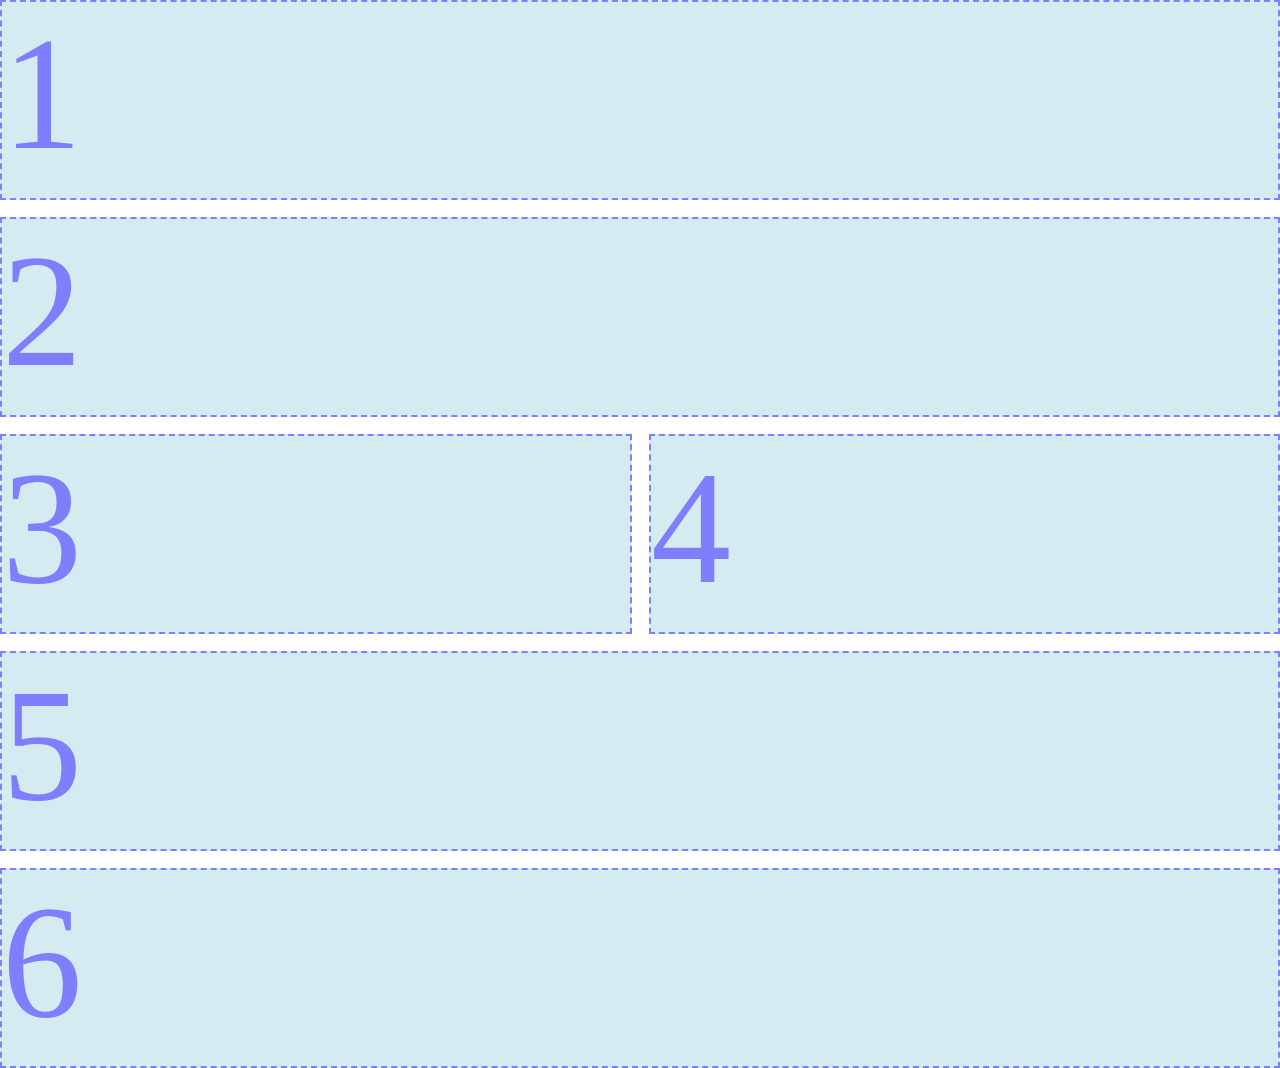
<file: hw5/index.html>
<!DOCTYPE html>
<html lang="en">
<head>
    <meta charset="UTF-8">
    <meta http-equiv="X-UA-Compatible" content="IE=edge">
    <meta name="viewport" content="width=device-width, initial-scale=1.0">
    <title>Assignment 5</title>
    <link rel="stylesheet" href="style.css">
</head>
<body>
    <div class="container">
        <div class="box1">1</div>
        <div class="box2">2</div>
        <div class="box3">3</div>
        <div class="box4">4</div>
        <div class="box5">5</div>
        <div class="box6">6</div>
    </div>
</body>
</html>
</file>
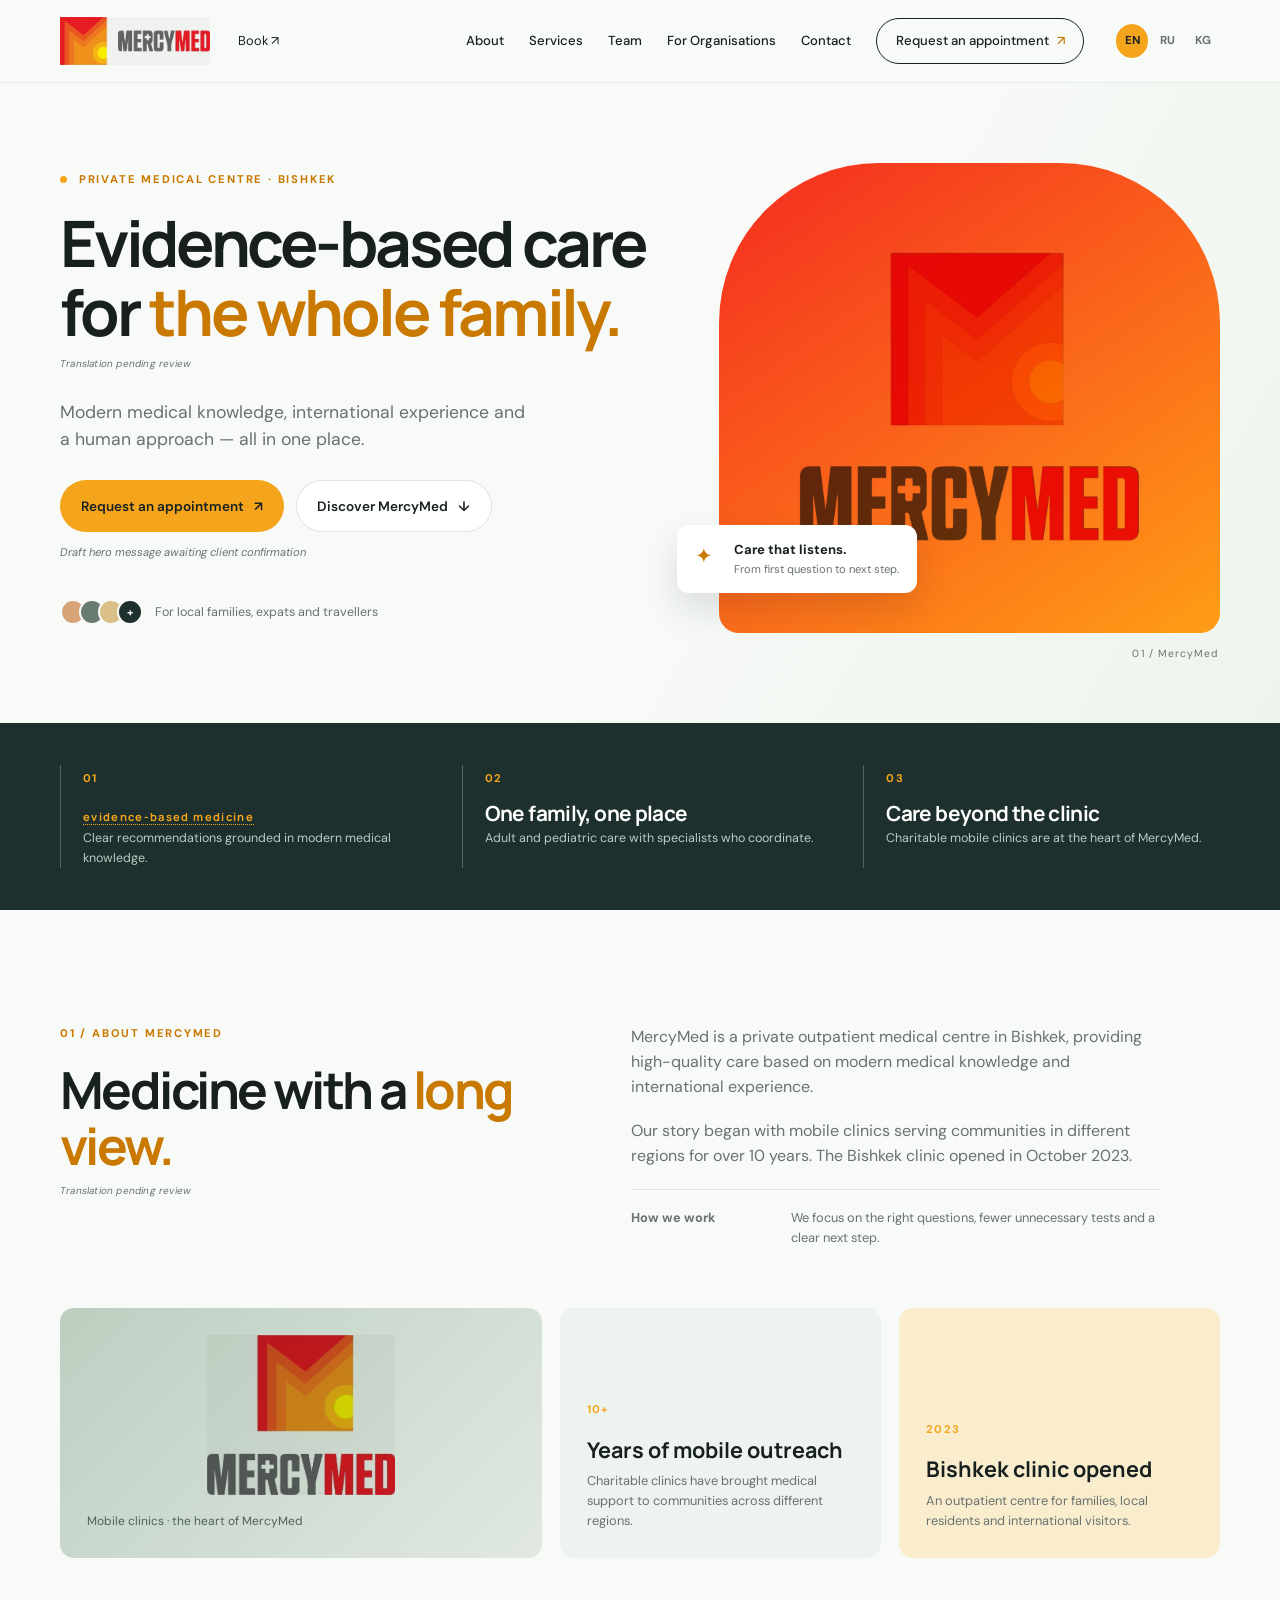
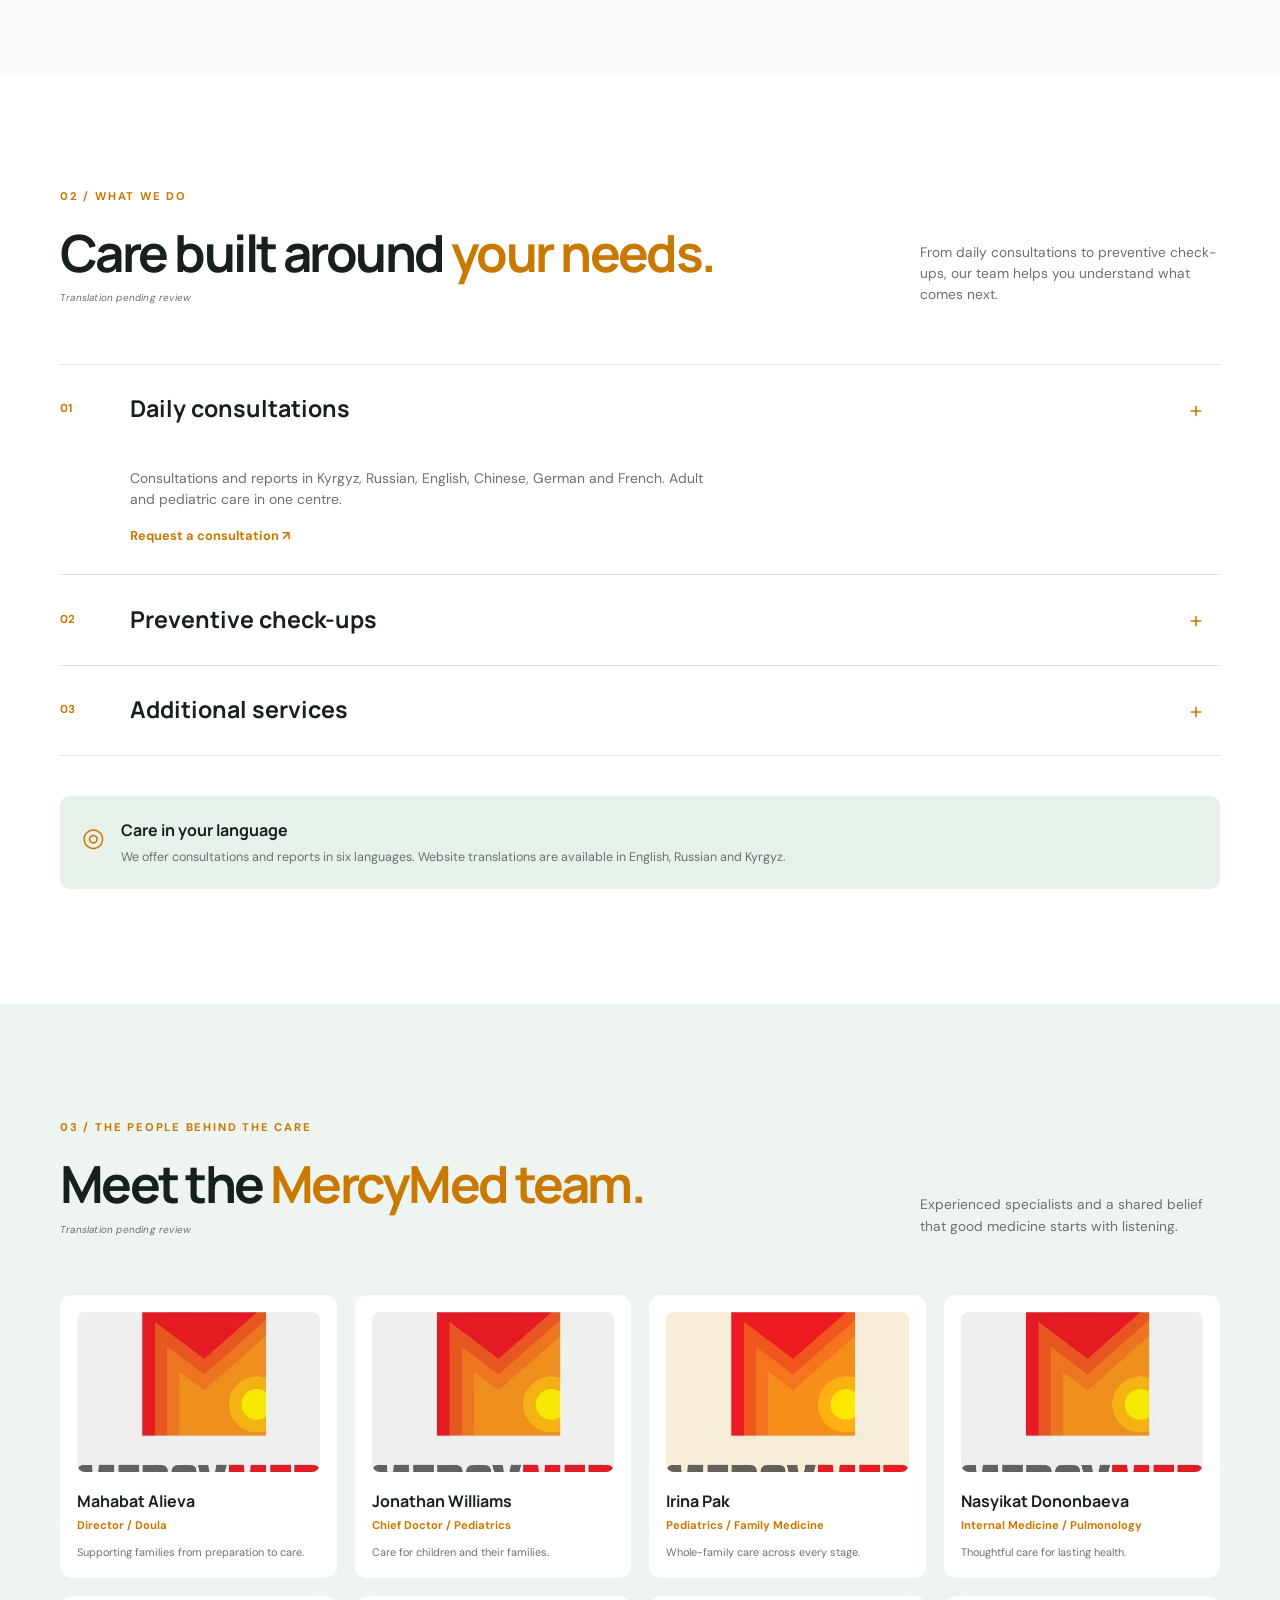
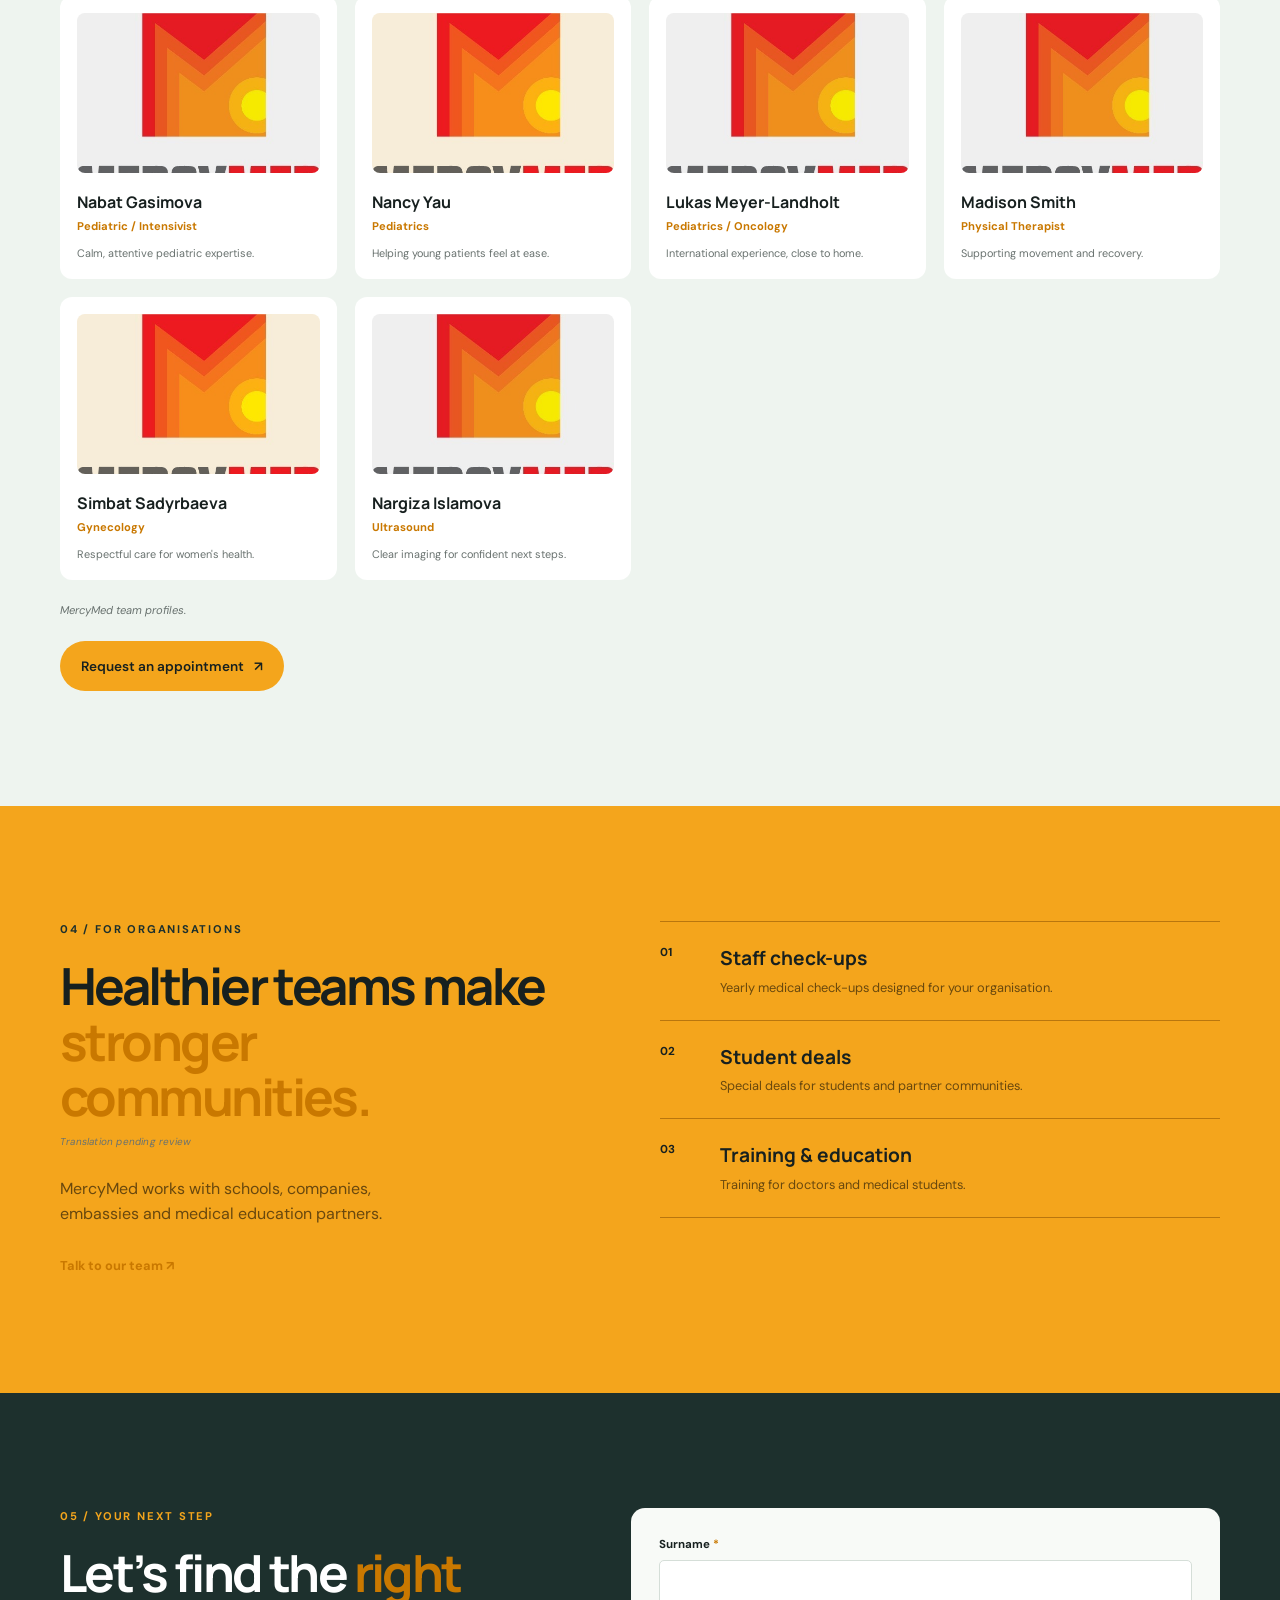
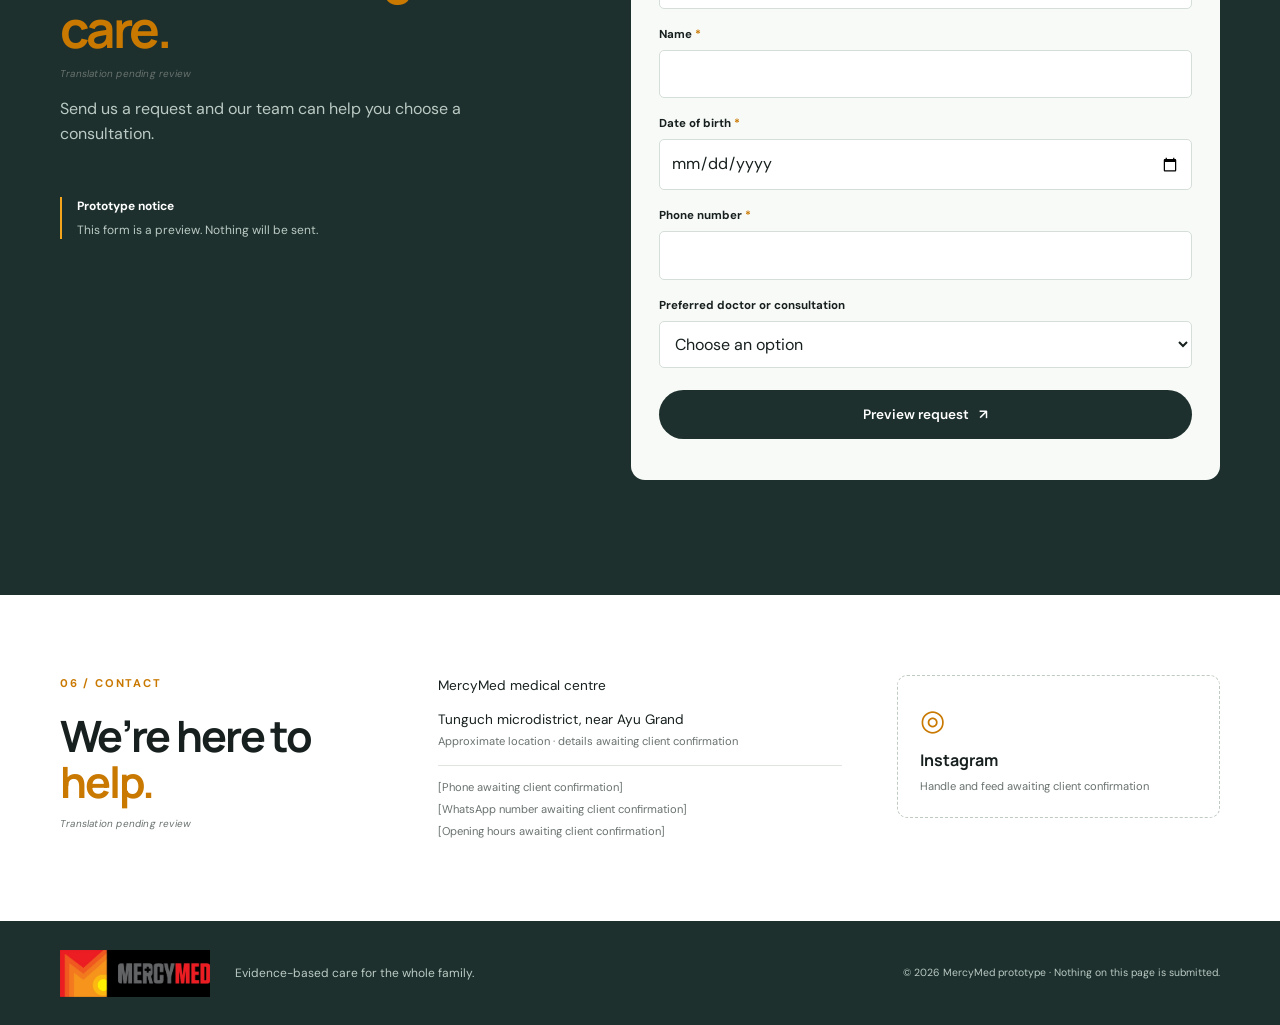
<file: hw6/index.html>
<!doctype html>
<html lang="en">
  <head>
    <meta charset="UTF-8" />
    <meta name="viewport" content="width=device-width, initial-scale=1.0" />
    <meta name="description" content="MercyMed — evidence-based care for the whole family in Bishkek." />
    <title>MercyMed | Evidence-based care for the whole family</title>
    <link rel="preconnect" href="https://fonts.googleapis.com" />
    <link rel="preconnect" href="https://fonts.gstatic.com" crossorigin />
    <link href="https://fonts.googleapis.com/css2?family=DM+Sans:wght@400;500;600;700&family=Manrope:wght@600;700;800&display=swap" rel="stylesheet" />
    <link rel="stylesheet" href="styles.css" />
  </head>
  <body>
    <a class="skip-link" href="#main-content">Skip to content</a>
    <header class="site-header">
      <div class="container nav-wrap">
        <a class="brand" href="#home" aria-label="MercyMed home">
          <img class="brand-logo brand-logo-light" src="images/Logos/logo02.jpeg" alt="MercyMed" />
        </a>
        <button class="menu-toggle" type="button" aria-expanded="false" aria-controls="site-nav">Menu</button>
        <a class="mobile-cta" href="#appointment" aria-label="Request an appointment">Book <span aria-hidden="true">↗</span></a>
        <nav id="site-nav" class="site-nav" aria-label="Main navigation">
          <a href="#about" data-i18n="nav.about">About</a>
          <a href="#services" data-i18n="nav.services">Services</a>
          <a href="#team" data-i18n="nav.team">Team</a>
          <a href="#organisations" data-i18n="nav.organisations">For Organisations</a>
          <a href="#contact" data-i18n="nav.contact">Contact</a>
          <a class="nav-cta" href="#appointment" data-i18n="actions.appointment">Request an appointment <span aria-hidden="true">↗</span></a>
        </nav>
        <div class="language-switcher" aria-label="Language">
          <button type="button" data-language="EN">EN</button>
          <button type="button" data-language="RU">RU</button>
          <button type="button" data-language="KG">KG</button>
        </div>
      </div>
    </header>

    <main id="main-content">
      <section id="home" class="hero">
        <div class="container hero-grid">
          <div class="hero-copy">
            <p class="eyebrow"><span class="eyebrow-dot"></span> <span data-i18n="hero.eyebrow">Private medical centre · Bishkek</span></p>
            <h1 data-i18n="hero.title">Evidence-based care for <span>the whole family.</span></h1>
            <span class="translation-badge" data-translation-badge></span>
            <p class="hero-intro" data-i18n="hero.intro">Modern medical knowledge, international experience and a human approach — all in one place.</p>
            <div class="hero-actions">
              <a class="button button-primary" href="#appointment" data-i18n="actions.appointment">Request an appointment <span aria-hidden="true">↗</span></a>
              <a class="button button-quiet" href="#about" data-i18n="actions.discover">Discover MercyMed <span aria-hidden="true">↓</span></a>
            </div>
            <p class="draft-note">Draft hero message awaiting client confirmation</p>
            <div class="hero-trust">
              <div class="avatar-stack" aria-hidden="true"><i></i><i></i><i></i><b>+</b></div>
              <span>For local families, expats and travellers</span>
            </div>
          </div>
          <div class="hero-visual">
            <div class="brand-art hero-brand-art" role="img" aria-label="MercyMed logo artwork">
              <img src="images/Logos/logo5.jpeg" alt="" />
            </div>
            <div class="floating-card">
              <span class="floating-icon">✦</span>
              <strong data-i18n="hero.cardTitle">Care that listens.</strong>
              <span data-i18n="hero.cardText">From first question to next step.</span>
            </div>
            <span class="visual-caption">01 / MercyMed</span>
          </div>
        </div>
      </section>

      <section class="offering-strip" aria-label="MercyMed values">
        <div class="container offering-grid">
          <article><span>01</span><h2><span class="glossary-term" data-glossary-key="evidence">evidence-based medicine</span></h2><p data-i18n="values.evidenceText">Clear recommendations grounded in modern medical knowledge.</p></article>
          <article><span>02</span><h2 data-i18n="values.family">One family, one place</h2><p data-i18n="values.familyText">Adult and pediatric care with specialists who coordinate.</p></article>
          <article><span>03</span><h2 data-i18n="values.outreach">Care beyond the clinic</h2><p data-i18n="values.outreachText">Charitable mobile clinics are at the heart of MercyMed.</p></article>
        </div>
      </section>

      <section id="about" class="section about-section">
        <div class="container split-grid">
          <div><p class="eyebrow" data-i18n="about.eyebrow">01 / About MercyMed</p><h2 data-i18n="about.title">Medicine with a <span>long view.</span></h2><span class="translation-badge" data-translation-badge></span></div>
          <div class="section-copy"><p data-i18n="about.text1">MercyMed is a private outpatient medical centre in Bishkek, providing high-quality care based on modern medical knowledge and international experience.</p><p data-i18n="about.text2">Our story began with mobile clinics serving communities in different regions for over 10 years. The Bishkek clinic opened in October 2023.</p><div class="info-line"><strong data-i18n="about.work">How we work</strong><span data-i18n="about.workText">We focus on the right questions, fewer unnecessary tests and a clear next step.</span></div></div>
        </div>
        <div class="container about-cards">
          <article class="about-card about-card-photo"><img src="images/Logos/logo3.jpeg" alt="MercyMed logo artwork" /><small>Mobile clinics · the heart of MercyMed</small></article>
          <article class="about-card"><span class="card-number">10+</span><h3>Years of mobile outreach</h3><p>Charitable clinics have brought medical support to communities across different regions.</p></article>
          <article class="about-card warm"><span class="card-number">2023</span><h3>Bishkek clinic opened</h3><p>An outpatient centre for families, local residents and international visitors.</p></article>
        </div>
      </section>

      <section id="services" class="section services-section">
        <div class="container">
          <div class="section-heading"><div><p class="eyebrow" data-i18n="services.eyebrow">02 / What we do</p><h2 data-i18n="services.title">Care built around <span>your needs.</span></h2><span class="translation-badge" data-translation-badge></span></div><p data-i18n="services.intro">From daily consultations to preventive check-ups, our team helps you understand what comes next.</p></div>
          <div class="services-list">
            <details open><summary><span>01</span><strong data-i18n="services.daily">Daily consultations</strong><span class="plus">+</span></summary><div class="details-content"><p data-i18n="services.dailyText">Consultations and reports in Kyrgyz, Russian, English, Chinese, German and French. Adult and pediatric care in one centre.</p><a href="#appointment" data-i18n="actions.consultation">Request a consultation ↗</a></div></details>
            <details><summary><span>02</span><strong data-i18n="services.preventive">Preventive check-ups</strong><span class="plus">+</span></summary><div class="details-content"><p data-i18n="services.preventiveText">Growth and development, vision screening, EKG, anemia and diabetes screening, and laboratory tests.</p></div></details>
            <details><summary><span>03</span><strong data-i18n="services.additional">Additional services</strong><span class="plus">+</span></summary><div class="details-content"><p data-i18n="services.additionalText">Ultrasound, EKG, vision testing, audiometry and birth preparation courses by a certified doula.</p><p class="pending" data-i18n="services.pending">Laboratory and certificate wording awaiting client confirmation.</p></div></details>
          </div>
          <div class="language-note"><span class="globe" aria-hidden="true">◎</span><div><strong data-i18n="language.title">Care in your language</strong><p data-i18n="language.text">We offer consultations and reports in six languages. Website translations are available in English, Russian and Kyrgyz.</p></div></div>
        </div>
      </section>

      <section id="team" class="section team-section">
        <div class="container"><div class="section-heading"><div><p class="eyebrow" data-i18n="team.eyebrow">03 / The people behind the care</p><h2 data-i18n="team.title">Meet the <span>MercyMed team.</span></h2><span class="translation-badge" data-translation-badge></span></div><p data-i18n="team.intro">Experienced specialists and a shared belief that good medicine starts with listening.</p></div>
          <div class="team-grid">
            <article class="team-card"><div class="portrait-art"><img src="images/Logos/logo3.jpeg" alt="MercyMed" /></div><h3>Mahabat Alieva</h3><p>Director / Doula</p><small>Supporting families from preparation to care.</small></article>
            <article class="team-card"><div class="portrait-art"><img src="images/Logos/logo3.jpeg" alt="MercyMed" /></div><h3>Jonathan Williams</h3><p>Chief Doctor / Pediatrics</p><small>Care for children and their families.</small></article>
            <article class="team-card"><div class="portrait-art"><img src="images/Logos/logo3.jpeg" alt="MercyMed" /></div><h3>Irina Pak</h3><p>Pediatrics / Family Medicine</p><small>Whole-family care across every stage.</small></article>
            <article class="team-card"><div class="portrait-art"><img src="images/Logos/logo3.jpeg" alt="MercyMed" /></div><h3>Nasyikat Dononbaeva</h3><p>Internal Medicine / Pulmonology</p><small>Thoughtful care for lasting health.</small></article>
            <article class="team-card"><div class="portrait-art"><img src="images/Logos/logo3.jpeg" alt="MercyMed" /></div><h3>Nabat Gasimova</h3><p>Pediatric / Intensivist</p><small>Calm, attentive pediatric expertise.</small></article>
            <article class="team-card"><div class="portrait-art"><img src="images/Logos/logo3.jpeg" alt="MercyMed" /></div><h3>Nancy Yau</h3><p>Pediatrics</p><small>Helping young patients feel at ease.</small></article>
            <article class="team-card"><div class="portrait-art"><img src="images/Logos/logo3.jpeg" alt="MercyMed" /></div><h3>Lukas Meyer-Landholt</h3><p>Pediatrics / Oncology</p><small>International experience, close to home.</small></article>
            <article class="team-card"><div class="portrait-art"><img src="images/Logos/logo3.jpeg" alt="MercyMed" /></div><h3>Madison Smith</h3><p>Physical Therapist</p><small>Supporting movement and recovery.</small></article>
            <article class="team-card"><div class="portrait-art"><img src="images/Logos/logo3.jpeg" alt="MercyMed" /></div><h3>Simbat Sadyrbaeva</h3><p>Gynecology</p><small>Respectful care for women's health.</small></article>
            <article class="team-card"><div class="portrait-art"><img src="images/Logos/logo3.jpeg" alt="MercyMed" /></div><h3>Nargiza Islamova</h3><p>Ultrasound</p><small>Clear imaging for confident next steps.</small></article>
          </div>
          <p class="team-note">MercyMed team profiles.</p>
          <a class="button button-primary" href="#appointment">Request an appointment <span aria-hidden="true">↗</span></a>
        </div>
      </section>

      <section id="organisations" class="section organisations-section">
        <div class="container org-grid"><div><p class="eyebrow" data-i18n="org.eyebrow">04 / For organisations</p><h2 data-i18n="org.title">Healthier teams make <span>stronger communities.</span></h2><span class="translation-badge" data-translation-badge></span><p class="section-lead" data-i18n="org.intro">MercyMed works with schools, companies, embassies and medical education partners.</p><a class="text-link" href="#contact" data-i18n="actions.talk">Talk to our team <span aria-hidden="true">↗</span></a></div><div class="org-offers"><article><span>01</span><h3 data-i18n="org.staff">Staff check-ups</h3><p data-i18n="org.staffText">Yearly medical check-ups designed for your organisation.</p></article><article><span>02</span><h3 data-i18n="org.students">Student deals</h3><p data-i18n="org.studentsText">Special deals for students and partner communities.</p></article><article><span>03</span><h3 data-i18n="org.training">Training & education</h3><p data-i18n="org.trainingText">Training for doctors and medical students.</p></article></div></div>
      </section>

      <section id="appointment" class="section appointment-section">
        <div class="container appointment-grid"><div><p class="eyebrow" data-i18n="appointment.eyebrow">05 / Your next step</p><h2 data-i18n="appointment.title">Let’s find the <span>right care.</span></h2><span class="translation-badge" data-translation-badge></span><p data-i18n="appointment.intro">Send us a request and our team can help you choose a consultation.</p><div class="prototype-note"><strong data-i18n="appointment.notice">Prototype notice</strong><span data-i18n="appointment.noticeText">This form is a preview. Nothing will be sent.</span></div></div>
          <form id="appointment-form" class="appointment-form" novalidate><div class="form-row"><label for="surname">Surname <span>*</span></label><input id="surname" name="surname" autocomplete="family-name" required /></div><div class="form-row"><label for="name">Name <span>*</span></label><input id="name" name="name" autocomplete="given-name" required /></div><div class="form-row"><label for="birthdate">Date of birth <span>*</span></label><input id="birthdate" name="birthdate" type="date" required /></div><div class="form-row"><label for="phone">Phone number <span>*</span></label><input id="phone" name="phone" type="tel" autocomplete="tel" required /></div><div class="form-row"><label for="doctor">Preferred doctor or consultation</label><select id="doctor" name="doctor"><option value="">Choose an option</option><option>General adult consultation</option><option>General pediatric consultation</option><option>Jonathan Williams — Pediatrics</option><option>Irina Pak — Family Medicine</option><option>Other / not sure yet</option></select></div><button class="button button-dark" type="submit">Preview request <span aria-hidden="true">↗</span></button><p id="form-message" class="form-message" role="alert"></p></form>
        </div>
      </section>
      <section id="contact" class="contact-section"><div class="container contact-grid"><div><p class="eyebrow" data-i18n="contact.eyebrow">06 / Contact</p><h2 data-i18n="contact.title">We’re here to <span>help.</span></h2><span class="translation-badge" data-translation-badge></span></div><div class="contact-details"><p data-i18n="contact.clinic">MercyMed medical centre</p><p data-i18n="contact.location">Tunguch microdistrict, near Ayu Grand<br /><small>Approximate location · details awaiting client confirmation</small></p><div class="pending-list"><span>[Phone awaiting client confirmation]</span><span>[WhatsApp number awaiting client confirmation]</span><span>[Opening hours awaiting client confirmation]</span></div></div><div class="instagram-placeholder"><span>◎</span><strong>Instagram</strong><small>Handle and feed awaiting client confirmation</small></div></div></section>
    </main>
    <footer><div class="container footer-wrap"><a class="brand" href="#home"><img class="brand-logo brand-logo-dark" src="images/Logos/logo7.jpeg" alt="MercyMed" /></a><p>Evidence-based care for the whole family.</p><small>© 2026 MercyMed prototype · Nothing on this page is submitted.</small></div></footer>
    <script src="script.js"></script>
  </body>
</html>
</file>
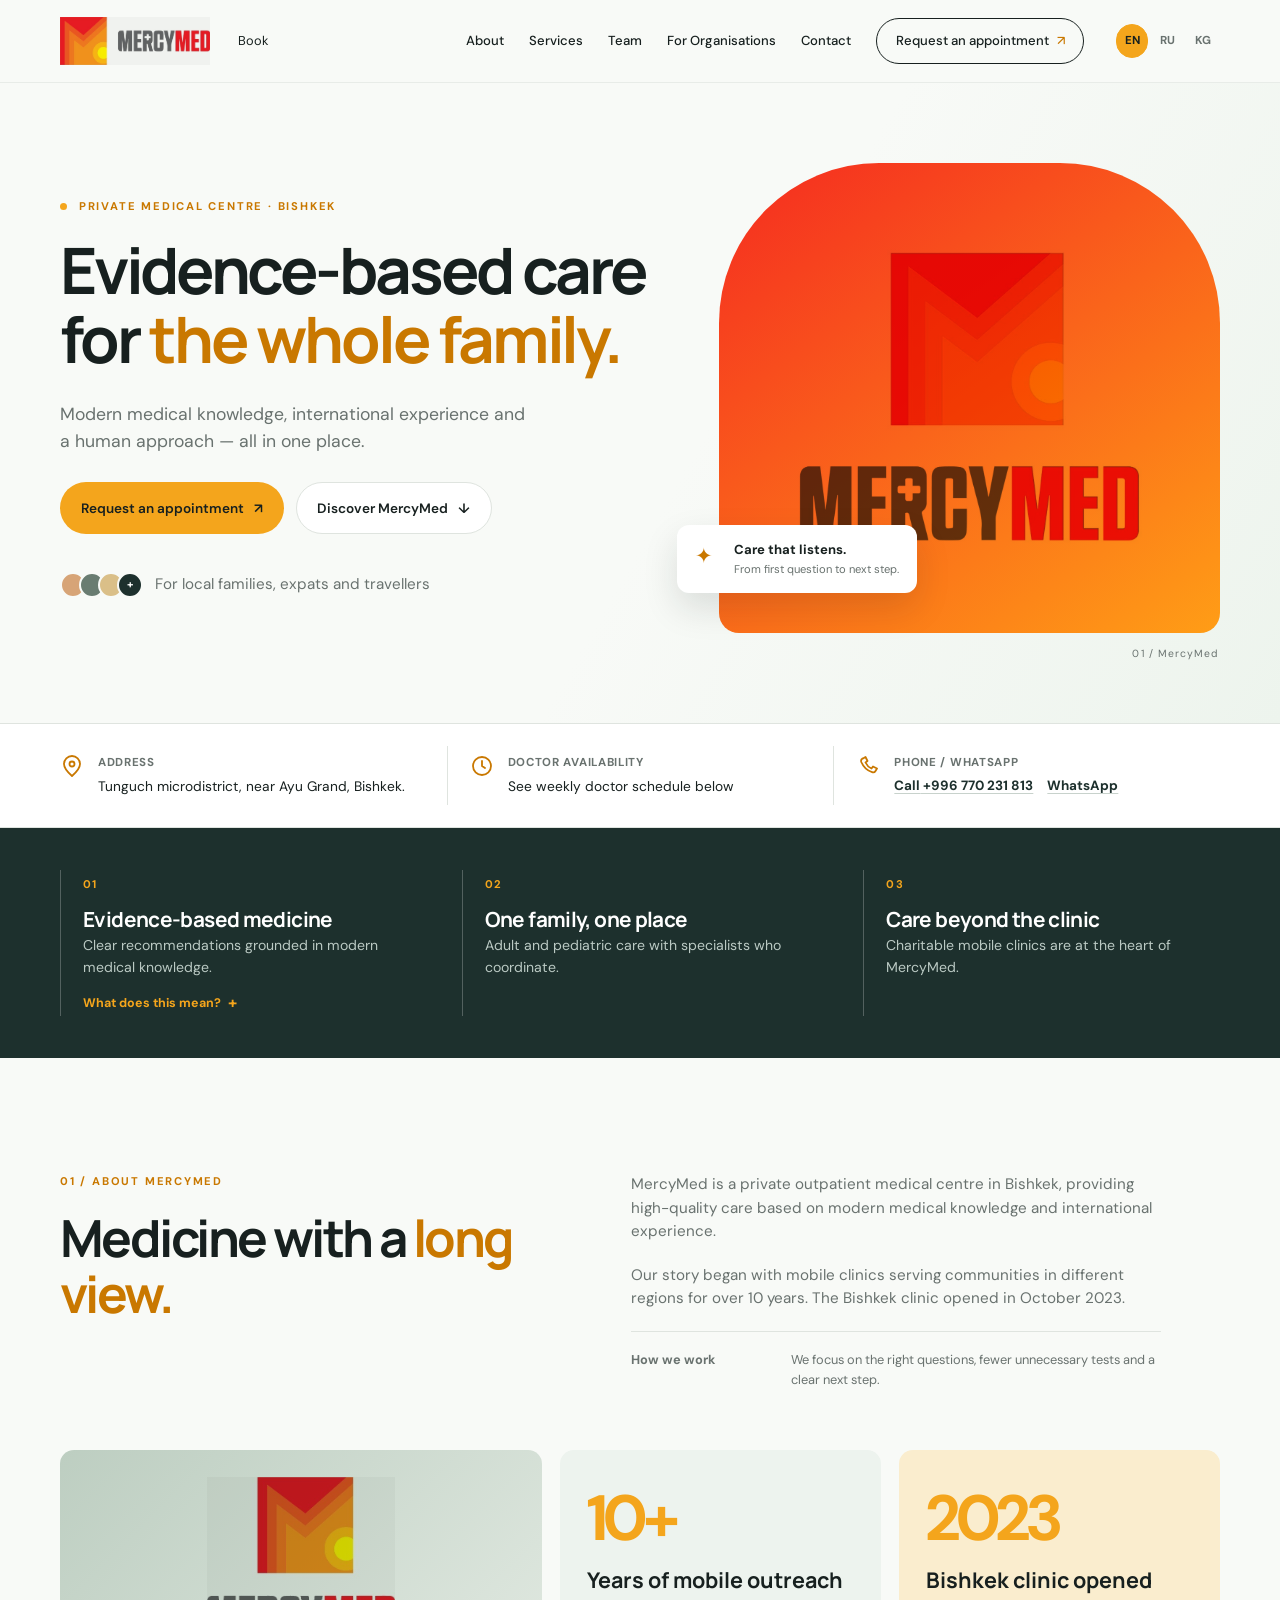
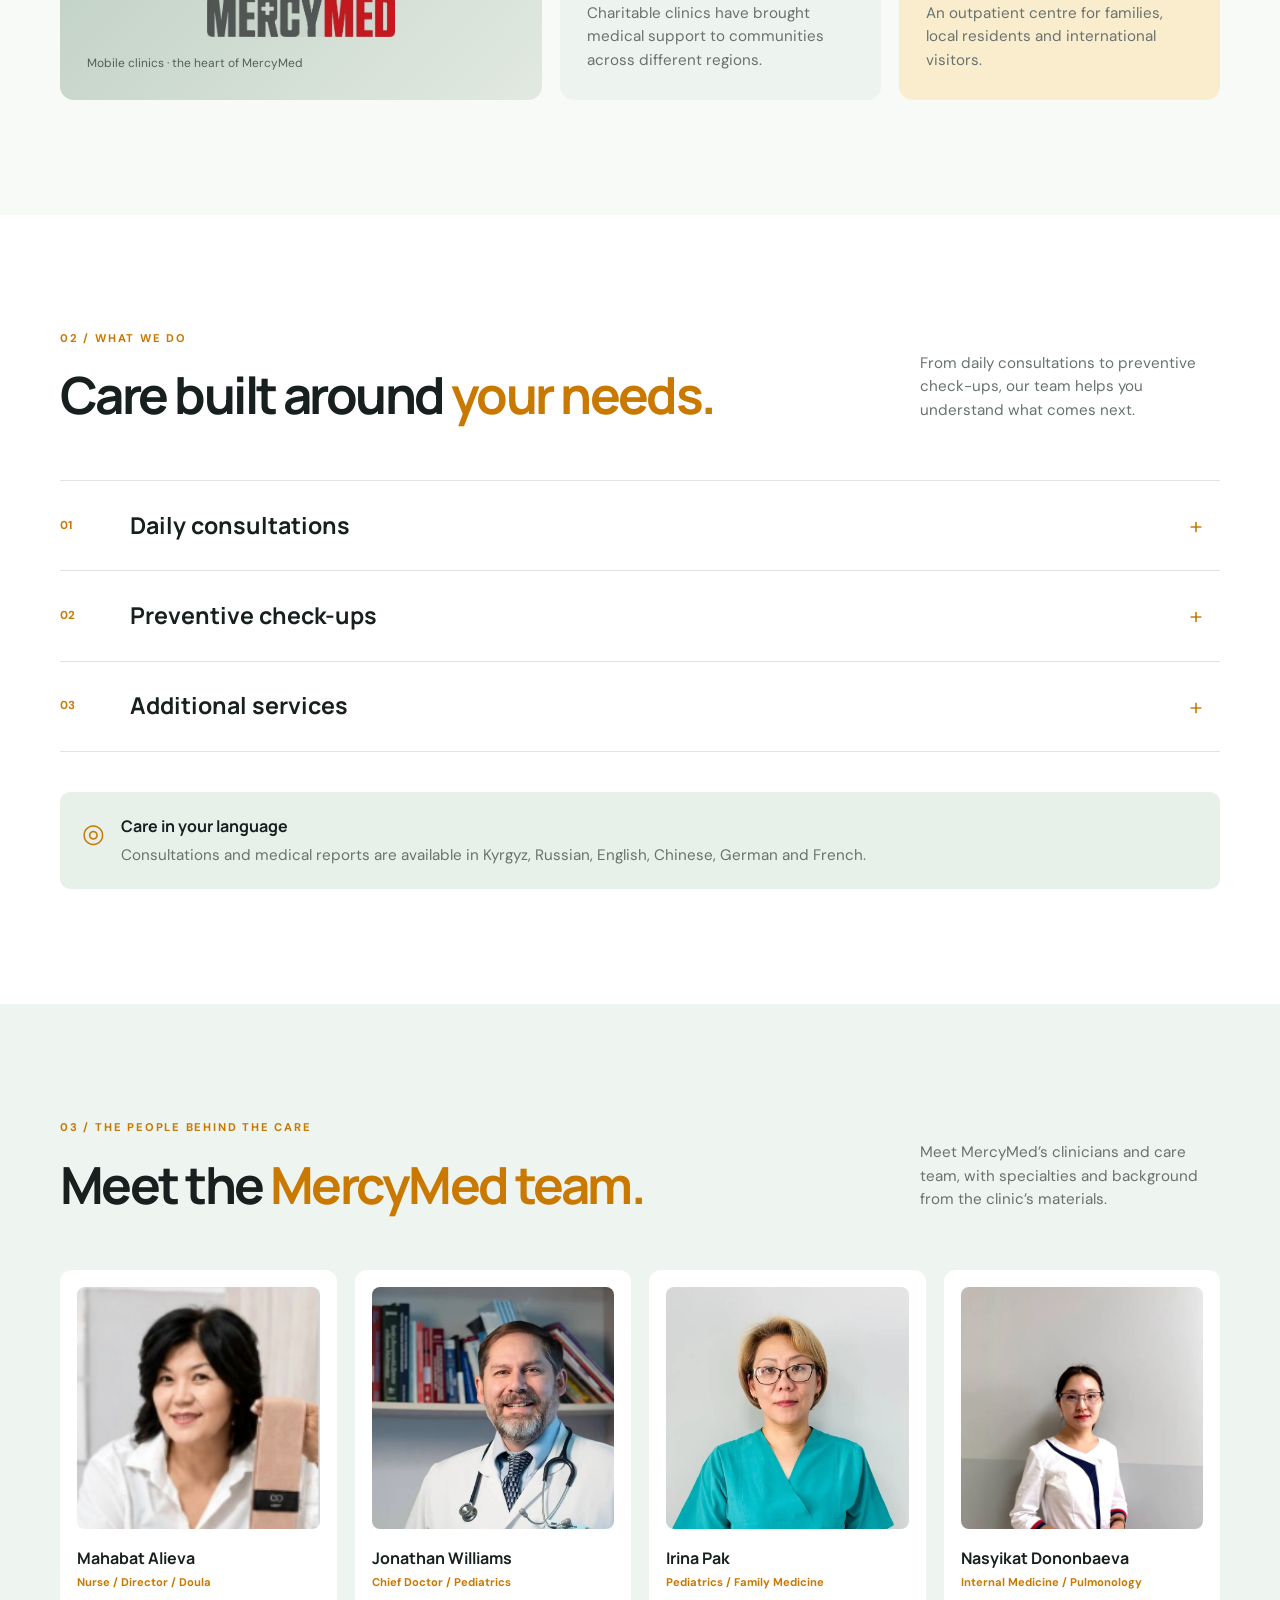
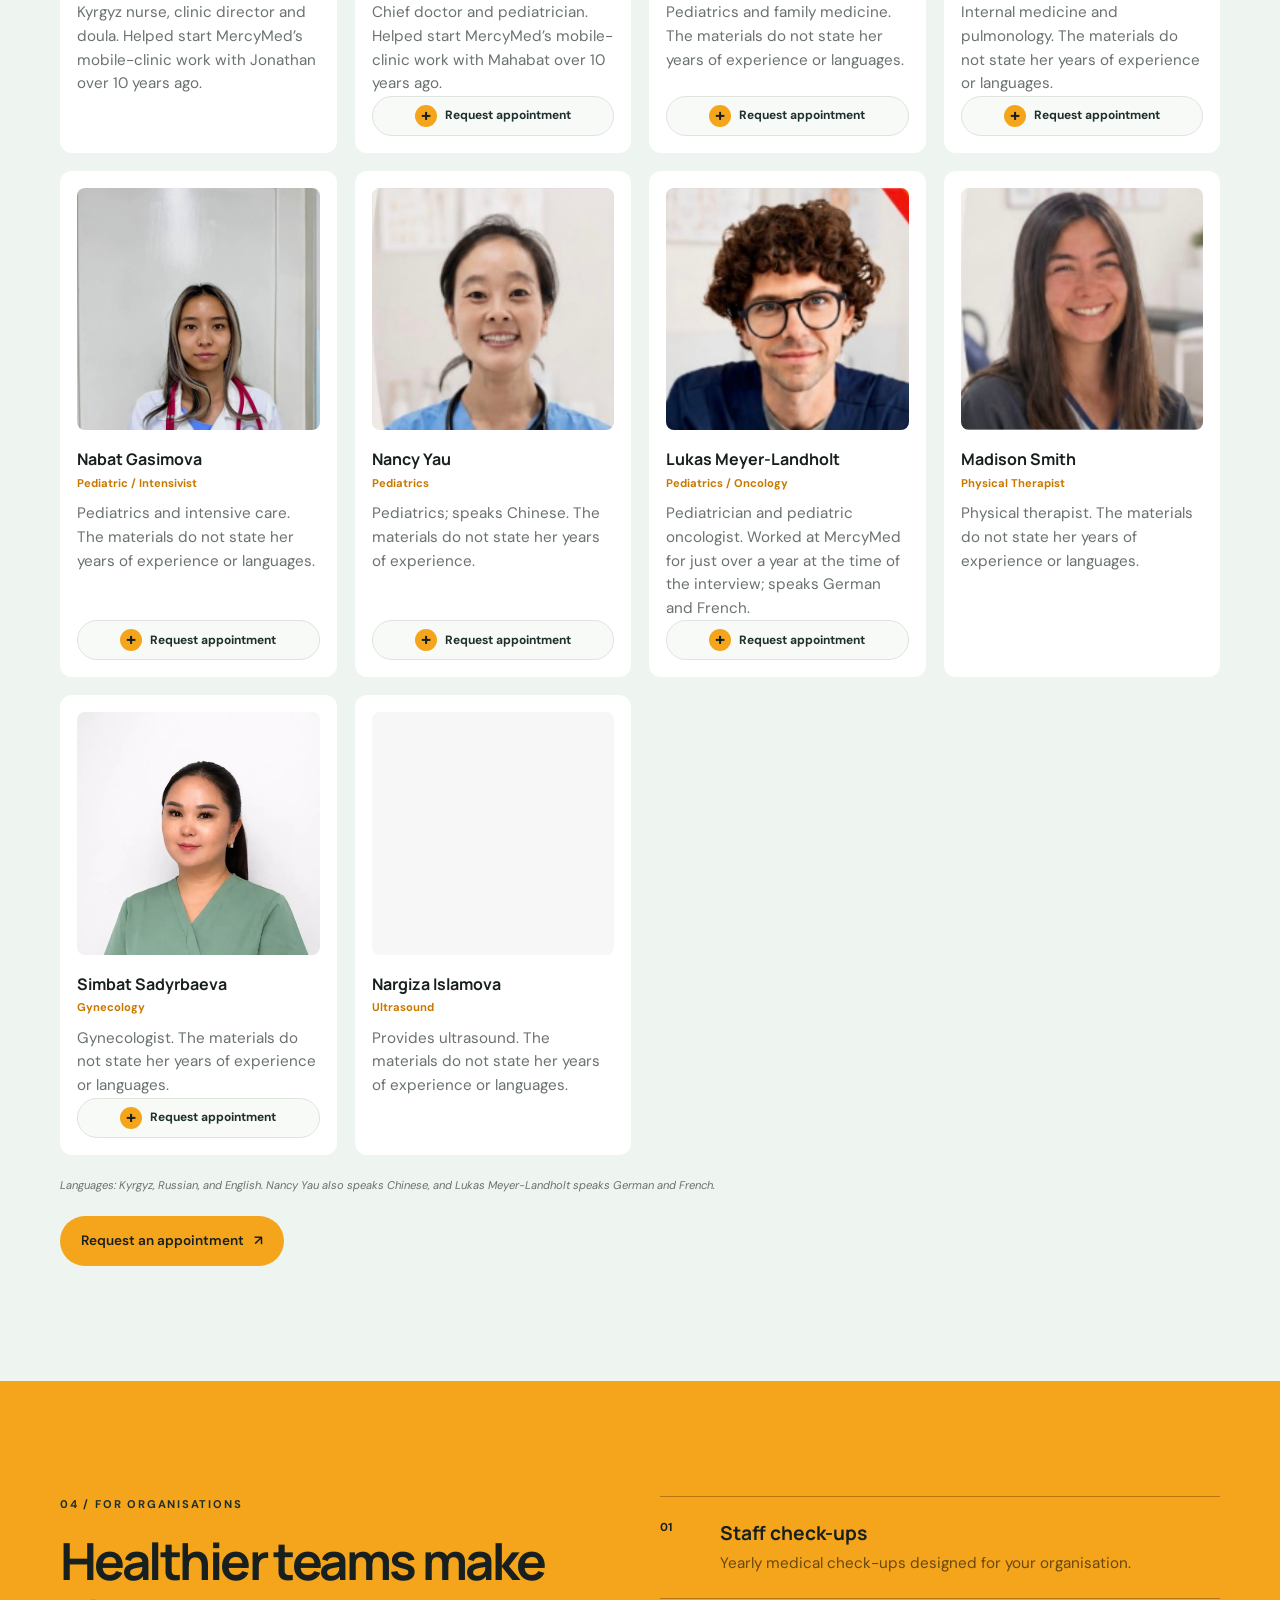
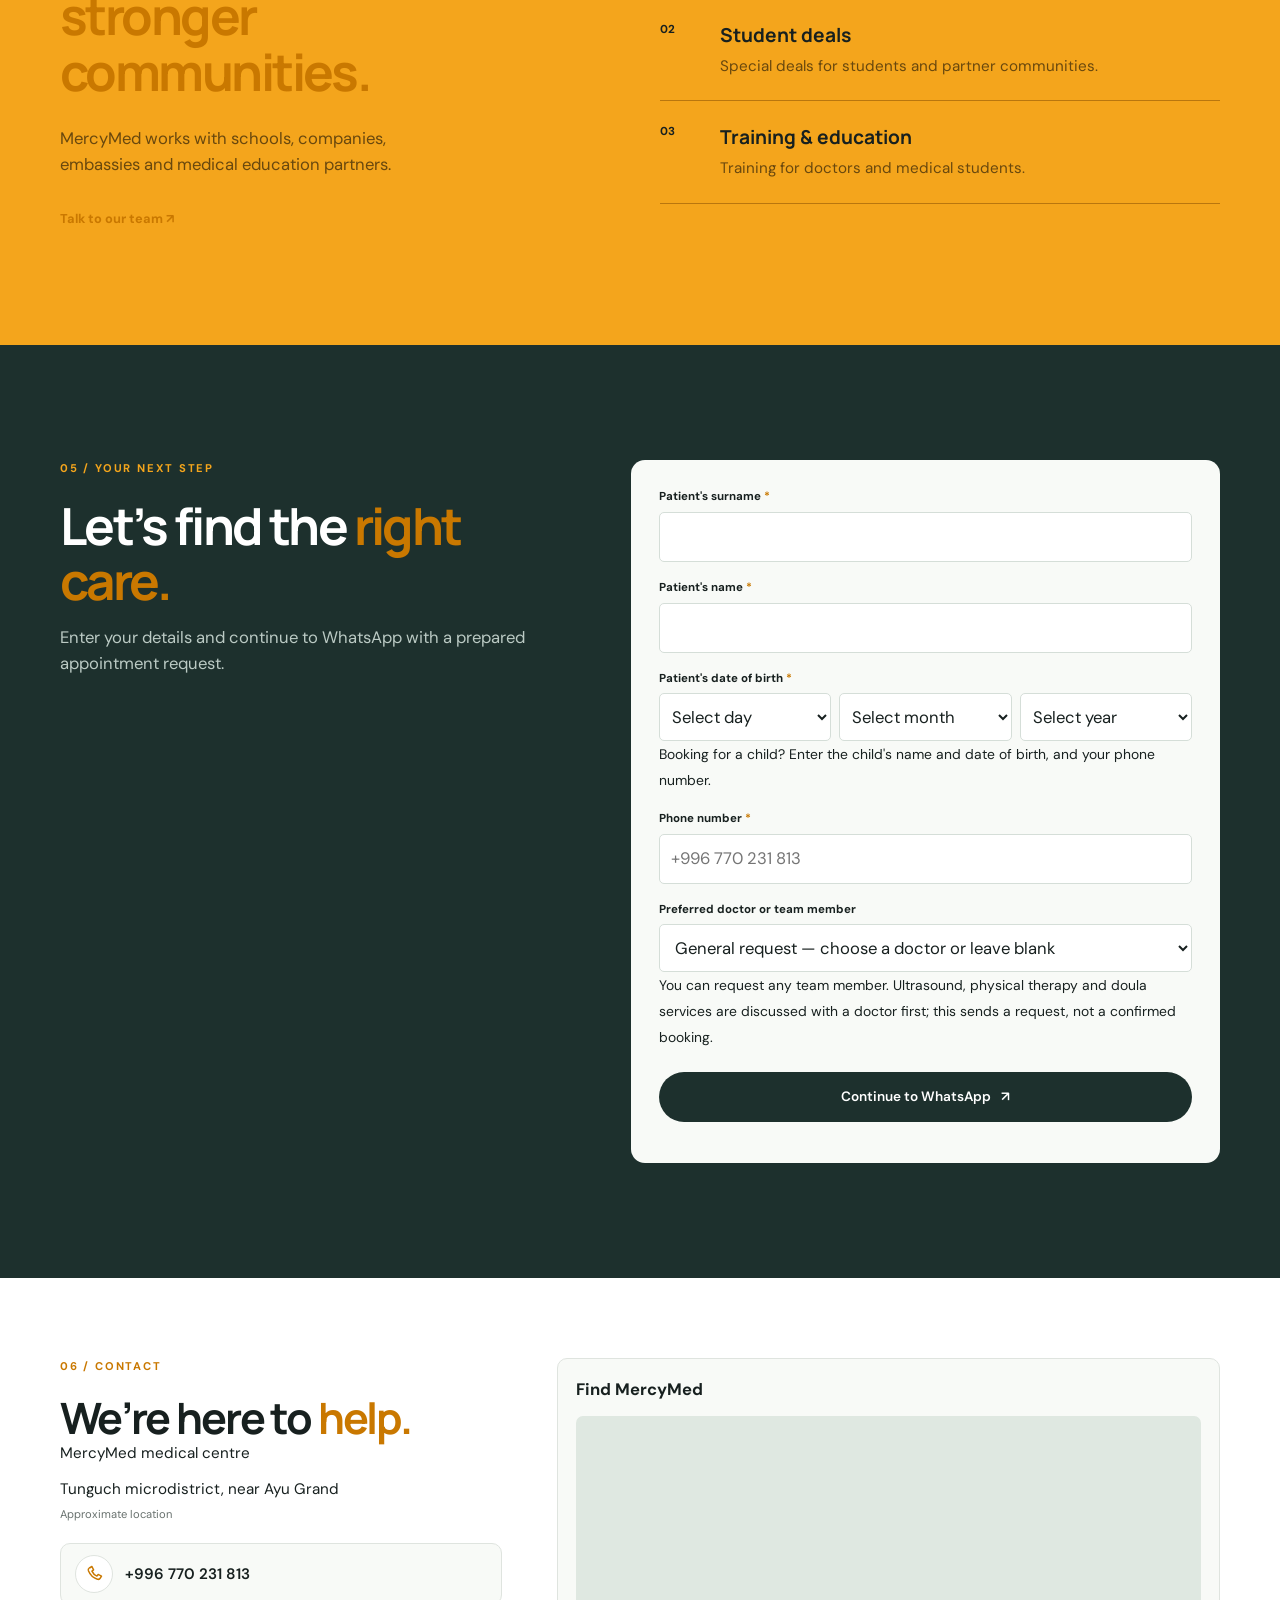
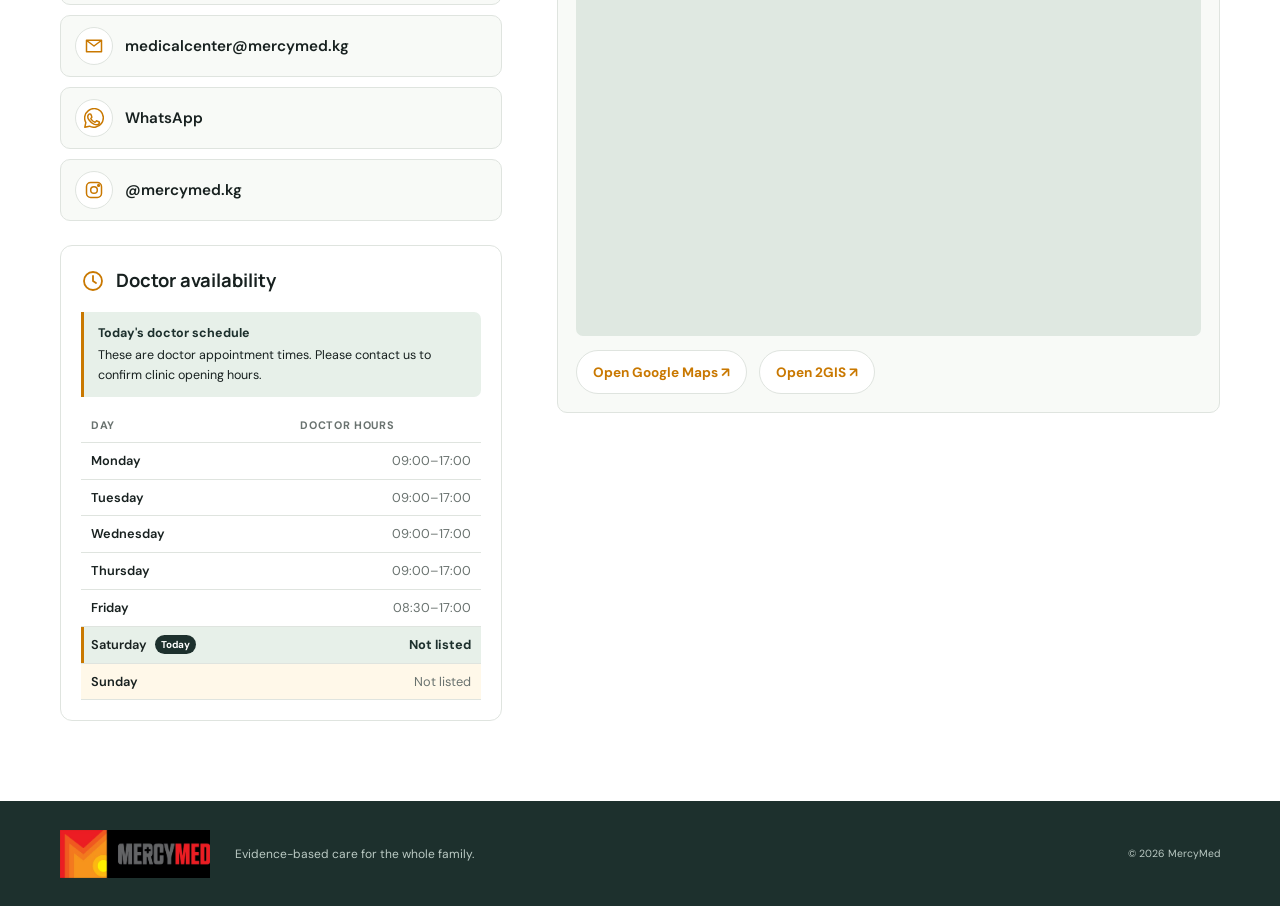
<file: hw7/index.html>
<!doctype html>
<html lang="en">
  <head>
    <meta charset="UTF-8" />
    <meta name="viewport" content="width=device-width, initial-scale=1.0" />
    <meta name="description" content="MercyMed — evidence-based care for the whole family in Bishkek." />
    <title data-i18n="meta.title">MercyMed | Evidence-based care for the whole family</title>
    <link rel="preconnect" href="https://fonts.googleapis.com" />
    <link rel="preconnect" href="https://fonts.gstatic.com" crossorigin />
    <link href="https://fonts.googleapis.com/css2?family=DM+Sans:wght@400;500;600;700&family=Manrope:wght@600;700;800&display=swap" rel="stylesheet" />
    <link rel="stylesheet" href="styles.css" />
  </head>
  <body>
    <a class="skip-link" href="#main-content" data-i18n="accessibility.skip">Skip to content</a>
    <header class="site-header">
      <div class="container nav-wrap">
        <a class="brand" href="#home" aria-label="MercyMed home">
          <img class="brand-logo brand-logo-light" src="images/Logos/logo02.jpeg" alt="MercyMed" />
        </a>
        <button class="menu-toggle" type="button" aria-expanded="false" aria-controls="site-nav" data-i18n="actions.menu">Menu</button>
        <a class="mobile-cta" href="#appointment" aria-label="Request an appointment" data-i18n="actions.book">Book <span aria-hidden="true">↗</span></a>
        <nav id="site-nav" class="site-nav" aria-label="Main navigation">
          <a href="#about" data-i18n="nav.about">About</a>
          <a href="#services" data-i18n="nav.services">Services</a>
          <a href="#team" data-i18n="nav.team">Team</a>
          <a href="#organisations" data-i18n="nav.organisations">For Organisations</a>
          <a href="#contact" data-i18n="nav.contact">Contact</a>
          <a class="nav-cta" href="#appointment" data-i18n="actions.appointment">Request an appointment <span aria-hidden="true">↗</span></a>
        </nav>
        <div class="language-switcher" aria-label="Language">
          <button type="button" data-language="EN">EN</button>
          <button type="button" data-language="RU">RU</button>
          <button type="button" data-language="KG">KG</button>
        </div>
      </div>
    </header>

    <main id="main-content">
      <section id="home" class="hero">
        <div class="container hero-grid">
          <div class="hero-copy">
            <p class="eyebrow"><span class="eyebrow-dot"></span> <span data-i18n="hero.eyebrow">Private medical centre · Bishkek</span></p>
            <h1 data-i18n="hero.title">Evidence-based care for <span>the whole family.</span></h1>
            <p class="hero-intro" data-i18n="hero.intro">Modern medical knowledge, international experience and a human approach — all in one place.</p>
            <div class="hero-actions">
              <a class="button button-primary" href="#appointment" data-i18n="actions.appointment">Request an appointment <span aria-hidden="true">↗</span></a>
              <a class="button button-quiet" href="#about" data-i18n="actions.discover">Discover MercyMed <span aria-hidden="true">↓</span></a>
            </div>
            <div class="hero-trust">
              <div class="avatar-stack" aria-hidden="true"><i></i><i></i><i></i><b>+</b></div>
              <span data-i18n="hero.trust">For local families, expats and travellers</span>
            </div>
          </div>
          <div class="hero-visual">
            <div class="brand-art hero-brand-art" role="img" aria-label="MercyMed logo artwork">
              <img src="images/Logos/logo5.jpeg" alt="" />
            </div>
            <div class="floating-card">
              <span class="floating-icon">✦</span>
              <strong data-i18n="hero.cardTitle">Care that listens.</strong>
              <span data-i18n="hero.cardText">From first question to next step.</span>
            </div>
            <span class="visual-caption">01 / MercyMed</span>
          </div>
        </div>
      </section>

      <section class="clinic-info-strip" aria-labelledby="clinic-info-title">
        <div class="container">
          <h2 id="clinic-info-title" class="visually-hidden" data-i18n="info.title">Clinic information</h2>
          <ul class="clinic-info-grid">
            <li class="clinic-info-item">
              <svg class="clinic-info-icon" viewBox="0 0 24 24" aria-hidden="true"><path d="M20 10c0 5-8 12-8 12S4 15 4 10a8 8 0 1 1 16 0Z"/><circle cx="12" cy="10" r="2.5"/></svg>
              <div><h3 data-i18n="info.address">Address</h3><p data-i18n="info.addressValue">Tunguch microdistrict, near Ayu Grand, Bishkek.</p></div>
            </li>
            <li class="clinic-info-item">
              <svg class="clinic-info-icon" viewBox="0 0 24 24" aria-hidden="true"><circle cx="12" cy="12" r="9"/><path d="M12 7v5l3 2"/></svg>
              <div><h3 data-i18n="info.openingHours">Doctor availability</h3><p data-i18n="info.availabilityNote">See weekly doctor schedule below</p></div>
            </li>
            <li class="clinic-info-item">
              <svg class="clinic-info-icon" viewBox="0 0 24 24" aria-hidden="true"><path d="M7 4.5 9.5 3l2 4-2 1.5a12 12 0 0 0 6 6l1.5-2 4 2-1.5 2.5c-.7 1.2-2.1 1.7-3.4 1.2C10.7 16.5 7.5 13.3 5.3 8c-.5-1.3 0-2.7 1.2-3.5Z"/></svg>
              <div><h3 data-i18n="info.phoneWhatsapp">Phone / WhatsApp</h3><p class="clinic-info-contacts"><a href="tel:+996770231813"><span data-i18n="info.call">Call</span> +996 770 231 813</a><a href="https://wa.me/996770231813" target="_blank" rel="noopener" data-i18n="info.whatsapp">WhatsApp</a></p></div>
            </li>
          </ul>
        </div>
      </section>

      <section class="offering-strip" aria-label="MercyMed values">
        <div class="container offering-grid">
          <article><span>01</span><h2 data-i18n="values.evidenceHeading">Evidence-based medicine</h2><p data-i18n="values.evidenceText">Clear recommendations grounded in modern medical knowledge.</p><details class="evidence-explanation"><summary data-i18n="values.evidenceLink">What does this mean?</summary><p data-i18n="values.evidenceExplanation">Medical decisions are guided by current research and international medical knowledge, rather than by tradition alone.</p></details></article>
          <article><span>02</span><h2 data-i18n="values.family">One family, one place</h2><p data-i18n="values.familyText">Adult and pediatric care with specialists who coordinate.</p></article>
          <article><span>03</span><h2 data-i18n="values.outreach">Care beyond the clinic</h2><p data-i18n="values.outreachText">Charitable mobile clinics are at the heart of MercyMed.</p></article>
        </div>
      </section>

      <section id="about" class="section about-section">
        <div class="container split-grid">
          <div><p class="eyebrow" data-i18n="about.eyebrow">01 / About MercyMed</p><h2 data-i18n="about.title">Medicine with a <span>long view.</span></h2></div>
          <div class="section-copy"><p data-i18n="about.text1">MercyMed is a private outpatient medical centre in Bishkek, providing high-quality care based on modern medical knowledge and international experience.</p><p data-i18n="about.text2">Our story began with mobile clinics serving communities in different regions for over 10 years. The Bishkek clinic opened in October 2023.</p><div class="info-line"><strong data-i18n="about.work">How we work</strong><span data-i18n="about.workText">We focus on the right questions, fewer unnecessary tests and a clear next step.</span></div></div>
        </div>
        <div class="container about-cards">
          <article class="about-card about-card-photo"><img src="images/Logos/logo3.jpeg" alt="MercyMed logo artwork" /><small data-i18n="about.mobile">Mobile clinics · the heart of MercyMed</small></article>
          <article class="about-card"><span class="card-number">10+</span><h3 data-i18n="about.years">Years of mobile outreach</h3><p data-i18n="about.yearsText">Charitable clinics have brought medical support to communities across different regions.</p></article>
          <article class="about-card warm"><span class="card-number">2023</span><h3 data-i18n="about.opened">Bishkek clinic opened</h3><p data-i18n="about.openedText">An outpatient centre for families, local residents and international visitors.</p></article>
        </div>
      </section>

      <section id="services" class="section services-section">
        <div class="container">
          <div class="section-heading"><div><p class="eyebrow" data-i18n="services.eyebrow">02 / What we do</p><h2 data-i18n="services.title">Care built around <span>your needs.</span></h2></div><p data-i18n="services.intro">From daily consultations to preventive check-ups, our team helps you understand what comes next.</p></div>
          <div class="services-list">
            <details><summary><span>01</span><strong data-i18n="services.daily">Daily consultations</strong><span class="plus" aria-hidden="true">+</span></summary><div class="details-content"><p data-i18n="services.dailyText">Adult and pediatric consultations in one centre.</p><p class="service-specialists-label" data-i18n="services.specialists">Choose a specialist to preselect them in your appointment request:</p><div class="service-specialists"><a href="#appointment" data-booking-doctor="jonathan" data-i18n="form.jonathan">Jonathan Williams — Pediatrics</a><a href="#appointment" data-booking-doctor="nabat" data-i18n="form.nabat">Nabat Gasimova — Pediatrics / Intensivist</a><a href="#appointment" data-booking-doctor="nancy" data-i18n="form.nancy">Nancy Yau — Pediatrics</a><a href="#appointment" data-booking-doctor="lukas" data-i18n="form.lukas">Lukas Meyer-Landholt — Pediatrics / Oncology</a><a href="#appointment" data-booking-doctor="irina" data-i18n="form.irina">Irina Pak — Family Medicine</a><a href="#appointment" data-booking-doctor="nasyikat" data-i18n="form.nasyikat">Nasyikat Dononbaeva — Internal Medicine / Pulmonology</a><a href="#appointment" data-booking-doctor="simbat" data-i18n="form.simbat">Simbat Sadyrbaeva — Gynecology</a></div></div></details>
            <details><summary><span>02</span><strong data-i18n="services.preventive">Preventive check-ups</strong><span class="plus" aria-hidden="true">+</span></summary><div class="details-content"><p data-i18n="services.preventiveText">Growth and development, vision screening, EKG, anemia and diabetes screening, and laboratory tests.</p><p class="service-specialists-label" data-i18n="services.preventiveSpecialists">For growth and development checks, start with a pediatric consultation; for adult check-ups, choose family medicine or internal medicine. The team will advise which tests are right for you.</p><div class="service-specialists"><a href="#appointment" data-booking-doctor="pediatric" data-i18n="form.pediatric">General pediatric consultation</a><a href="#appointment" data-booking-doctor="jonathan" data-i18n="form.jonathan">Jonathan Williams — Pediatrics</a><a href="#appointment" data-booking-doctor="adult" data-i18n="form.adult">General adult consultation</a><a href="#appointment" data-booking-doctor="irina" data-i18n="form.irina">Irina Pak — Family Medicine</a><a href="#appointment" data-booking-doctor="nasyikat" data-i18n="form.nasyikat">Nasyikat Dononbaeva — Internal Medicine / Pulmonology</a></div></div></details>
            <details><summary><span>03</span><strong data-i18n="services.additional">Additional services</strong><span class="plus" aria-hidden="true">+</span></summary><div class="details-content"><p data-i18n="services.additionalText">Ultrasound, EKG, vision testing, audiometry and birth preparation courses by a certified doula.</p><p class="service-specialists-label"><span data-i18n="services.ultrasoundBy">Ultrasound:</span> <a href="#team-nargiza">Nargiza Islamova</a> · <span data-i18n="services.birthPreparationBy">birth preparation:</span> <a href="#team-mahabat">Mahabat Alieva, doula</a> · <span data-i18n="services.physicalTherapyBy">physical therapy:</span> <a href="#team-madison">Madison Smith</a></p><p data-i18n="services.additionalRouting">Additional services are not booked directly. First request a doctor consultation; the doctor will advise you and help arrange the appropriate service.</p><div class="service-specialists"><a href="#appointment" data-booking-doctor="adult" data-i18n="form.adult">General adult consultation</a><a href="#appointment" data-booking-doctor="pediatric" data-i18n="form.pediatric">General pediatric consultation</a></div></div></details>
          </div>
          <div class="language-note"><span class="globe" aria-hidden="true">◎</span><div><strong data-i18n="language.title">Care in your language</strong><p data-i18n="language.text">Consultations and medical reports are available in Kyrgyz, Russian, English, Chinese, German and French.</p></div></div>
        </div>
      </section>

      <section id="team" class="section team-section">
        <div class="container"><div class="section-heading"><div><p class="eyebrow" data-i18n="team.eyebrow">03 / The people behind the care</p><h2 data-i18n="team.title">Meet the <span>MercyMed team.</span></h2></div><p data-i18n="team.intro">Experienced specialists and a shared belief that good medicine starts with listening.</p></div>
          <div class="team-grid">
            <article class="team-card" id="team-mahabat"><div class="portrait-art"><img src="images/team/mahabat-alieva.jpg" alt="Mahabat Alieva" /></div><h3>Mahabat Alieva</h3><p data-i18n="team.m1Role">Nurse / Director / Doula</p><small data-i18n="team.m1Bio">Kyrgyz nurse, clinic director and doula. Helped start MercyMed’s mobile-clinic work with Jonathan over 10 years ago.</small></article>
            <article class="team-card"><div class="portrait-art"><img src="images/team/jonathan-williams.jpg" alt="Jonathan Williams" /></div><h3>Jonathan Williams</h3><p data-i18n="team.m2Role">Chief Doctor / Pediatrics</p><small data-i18n="team.m2Bio">Care for children and their families.</small><a class="doctor-booking-link" href="#appointment" data-booking-doctor="jonathan"><span class="doctor-booking-plus" aria-hidden="true">+</span><span data-i18n="form.requestDoctor">Request appointment</span></a></article>
            <article class="team-card"><div class="portrait-art"><img src="images/team/irina-pak.jpg" alt="Irina Pak" /></div><h3>Irina Pak</h3><p data-i18n="team.m3Role">Pediatrics / Family Medicine</p><small data-i18n="team.m3Bio">Whole-family care across every stage.</small><a class="doctor-booking-link" href="#appointment" data-booking-doctor="irina"><span class="doctor-booking-plus" aria-hidden="true">+</span><span data-i18n="form.requestDoctor">Request appointment</span></a></article>
            <article class="team-card"><div class="portrait-art"><img src="images/team/nasyikat-dononbaeva.jpg" alt="Nasyikat Dononbaeva" /></div><h3>Nasyikat Dononbaeva</h3><p data-i18n="team.m4Role">Internal Medicine / Pulmonology</p><small data-i18n="team.m4Bio">Thoughtful care for lasting health.</small><a class="doctor-booking-link" href="#appointment" data-booking-doctor="nasyikat"><span class="doctor-booking-plus" aria-hidden="true">+</span><span data-i18n="form.requestDoctor">Request appointment</span></a></article>
            <article class="team-card"><div class="portrait-art"><img src="images/team/nabat-gasimova.jpg" alt="Nabat Gasimova" /></div><h3>Nabat Gasimova</h3><p data-i18n="team.m5Role">Pediatric / Intensivist</p><small data-i18n="team.m5Bio">Calm, attentive pediatric expertise.</small><a class="doctor-booking-link" href="#appointment" data-booking-doctor="nabat"><span class="doctor-booking-plus" aria-hidden="true">+</span><span data-i18n="form.requestDoctor">Request appointment</span></a></article>
            <article class="team-card"><div class="portrait-art"><img src="images/team/nancy-yau.jpg" alt="Nancy Yau" /></div><h3>Nancy Yau</h3><p data-i18n="team.m6Role">Pediatrics</p><small data-i18n="team.m6Bio">Helping young patients feel at ease.</small><a class="doctor-booking-link" href="#appointment" data-booking-doctor="nancy"><span class="doctor-booking-plus" aria-hidden="true">+</span><span data-i18n="form.requestDoctor">Request appointment</span></a></article>
            <article class="team-card"><div class="portrait-art"><img src="images/team/lukas-meyer-landholt.jpg" alt="Lukas Meyer-Landholt" /></div><h3>Lukas Meyer-Landholt</h3><p data-i18n="team.m7Role">Pediatrics / Oncology</p><small data-i18n="team.m7Bio">International experience, close to home.</small><a class="doctor-booking-link" href="#appointment" data-booking-doctor="lukas"><span class="doctor-booking-plus" aria-hidden="true">+</span><span data-i18n="form.requestDoctor">Request appointment</span></a></article>
            <article class="team-card" id="team-madison"><div class="portrait-art"><img src="images/team/madison-smith.jpg" alt="Madison Smith" /></div><h3>Madison Smith</h3><p data-i18n="team.m8Role">Physical Therapist</p><small data-i18n="team.m8Bio">Supporting movement and recovery.</small></article>
            <article class="team-card"><div class="portrait-art"><img src="images/team/simbat-sadyrbaeva.jpg" alt="Simbat Sadyrbaeva" /></div><h3>Simbat Sadyrbaeva</h3><p data-i18n="team.m9Role">Gynecology</p><small data-i18n="team.m9Bio">Respectful care for women's health.</small><a class="doctor-booking-link" href="#appointment" data-booking-doctor="simbat"><span class="doctor-booking-plus" aria-hidden="true">+</span><span data-i18n="form.requestDoctor">Request appointment</span></a></article>
            <article class="team-card" id="team-nargiza"><div class="portrait-art" aria-hidden="true"></div><h3>Nargiza Islamova</h3><p data-i18n="team.m10Role">Ultrasound</p><small data-i18n="team.m10Bio">Clear imaging for confident next steps.</small></article>
          </div>
          <p class="team-note" data-i18n="team.languageNote">Languages: Kyrgyz, Russian, and English. Nancy Yau also speaks Chinese, and Lukas Meyer-Landholt speaks German and French.</p>
          <a class="button button-primary" href="#appointment" data-i18n="actions.appointment">Request an appointment <span aria-hidden="true">↗</span></a>
        </div>
      </section>

      <section id="organisations" class="section organisations-section">
        <div class="container org-grid"><div><p class="eyebrow" data-i18n="org.eyebrow">04 / For organisations</p><h2 data-i18n="org.title">Healthier teams make <span>stronger communities.</span></h2><p class="section-lead" data-i18n="org.intro">MercyMed works with schools, companies, embassies and medical education partners.</p><a class="text-link" href="#contact" data-i18n="actions.talk">Talk to our team <span aria-hidden="true">↗</span></a></div><div class="org-offers"><article><span>01</span><h3 data-i18n="org.staff">Staff check-ups</h3><p data-i18n="org.staffText">Yearly medical check-ups designed for your organisation.</p></article><article><span>02</span><h3 data-i18n="org.students">Student deals</h3><p data-i18n="org.studentsText">Special deals for students and partner communities.</p></article><article><span>03</span><h3 data-i18n="org.training">Training & education</h3><p data-i18n="org.trainingText">Training for doctors and medical students.</p></article></div></div>
      </section>

      <section id="appointment" class="section appointment-section">
        <div class="container appointment-grid"><div><p class="eyebrow" data-i18n="appointment.eyebrow">05 / Your next step</p><h2 data-i18n="appointment.title">Let’s find the <span>right care.</span></h2><p data-i18n="appointment.intro">Send us a request and our team can help you choose a consultation.</p></div>
          <form id="appointment-form" class="appointment-form" novalidate>
            <div class="form-row"><label for="surname" data-i18n="form.surname">Patient's surname <span>*</span></label><input id="surname" name="surname" autocomplete="family-name" required /></div>
            <div class="form-row"><label for="name" data-i18n="form.name">Patient's name <span>*</span></label><input id="name" name="name" autocomplete="given-name" required /></div>
            <div class="form-row"><label id="birthdate-label" data-i18n="form.birthdate">Patient's date of birth <span>*</span></label><div class="birthdate-fields" role="group" aria-labelledby="birthdate-label"><label class="visually-hidden" for="birth-day" data-i18n="form.day">Day</label><select id="birth-day" required data-validation-id="birthdate"><option value="" data-i18n="form.selectDay">Select day</option></select><label class="visually-hidden" for="birth-month" data-i18n="form.month">Month</label><select id="birth-month" required data-validation-id="birthdate"><option value="" data-i18n="form.selectMonth">Select month</option></select><label class="visually-hidden" for="birth-year" data-i18n="form.year">Year</label><select id="birth-year" required data-validation-id="birthdate"><option value="" data-i18n="form.selectYear">Select year</option></select></div><small class="form-help" data-i18n="form.childBookingNote">Booking for a child? Enter the child's name and date of birth, and your phone number.</small></div>
            <div class="form-row"><label for="phone" data-i18n="form.phone">Phone number <span>*</span></label><input id="phone" name="phone" type="tel" autocomplete="tel" inputmode="tel" placeholder="+996 770 231 813" required /></div>
            <div class="form-row"><label for="doctor" data-i18n="form.doctor">Preferred doctor or team member</label><select id="doctor" name="doctor">
              <option value="" data-i18n="form.generalRequest">General request — choose a doctor or leave blank</option>
              <option value="adult" data-i18n="form.adult">General adult consultation</option>
              <option value="pediatric" data-i18n="form.pediatric">General pediatric consultation</option>
              <option value="jonathan" data-i18n="form.jonathan">Jonathan Williams — Pediatrics</option>
              <option value="irina" data-i18n="form.irina">Irina Pak — Family Medicine</option>
              <option value="nasyikat" data-i18n="form.nasyikat">Nasyikat Dononbaeva — Internal Medicine / Pulmonology</option>
              <option value="nabat" data-i18n="form.nabat">Nabat Gasimova — Pediatrics / Intensivist</option>
              <option value="nancy" data-i18n="form.nancy">Nancy Yau — Pediatrics</option>
              <option value="lukas" data-i18n="form.lukas">Lukas Meyer-Landholt — Pediatrics / Oncology</option>
              <option value="simbat" data-i18n="form.simbat">Simbat Sadyrbaeva — Gynecology</option>
              <option value="mahabat" data-i18n="form.mahabat">Mahabat Alieva — Doula / birth preparation (after doctor consultation)</option>
              <option value="madison" data-i18n="form.madison">Madison Smith — Physical therapy (after doctor consultation)</option>
              <option value="nargiza" data-i18n="form.nargiza">Nargiza Islamova — Ultrasound (after doctor consultation)</option>
              <option value="other" data-i18n="form.other">Other / not sure yet</option>
            </select><small class="form-help" data-i18n="form.requestNote">You can request any team member. Ultrasound, physical therapy and doula services are discussed with a doctor first; this sends a request, not a confirmed booking.</small></div>
            <button class="button button-dark" type="submit" data-i18n="form.preview">Continue to WhatsApp <span aria-hidden="true">↗</span></button>
            <p id="form-message" class="form-message" role="alert" aria-live="polite"></p>
          </form>
        </div>
      </section>
      <section id="contact" class="contact-section">
        <div class="container contact-grid">
          <div>
            <p class="eyebrow" data-i18n="contact.eyebrow">06 / Contact</p>
            <h2 data-i18n="contact.title">We’re here to <span>help.</span></h2>
            <div class="contact-details">
              <p data-i18n="contact.clinic">MercyMed medical centre</p>
              <p data-i18n="contact.location">Tunguch microdistrict, near Ayu Grand<br /><small>Approximate location</small></p>
              <div class="contact-links">
                <a href="tel:+996770231813" aria-label="Call MercyMed">
                  <span class="contact-icon-wrap"><svg class="contact-icon" viewBox="0 0 24 24" aria-hidden="true"><path d="M7 4.5 9.5 3l2 4-2 1.5a12 12 0 0 0 6 6l1.5-2 4 2-1.5 2.5c-.7 1.2-2.1 1.7-3.4 1.2C10.7 16.5 7.5 13.3 5.3 8c-.5-1.3 0-2.7 1.2-3.5Z"/></svg></span>
                  <span data-i18n="contact.phone">+996 770 231 813</span>
                </a>
                <a href="mailto:medicalcenter@mercymed.kg" aria-label="Email MercyMed">
                  <span class="contact-icon-wrap"><svg class="contact-icon" viewBox="0 0 24 24" aria-hidden="true"><path d="M3 5h18v14H3zM4 6l8 6 8-6"/></svg></span>
                  <span data-i18n="contact.email">medicalcenter@mercymed.kg</span>
                </a>
                <a class="contact-whatsapp" href="https://wa.me/996770231813" target="_blank" rel="noopener" aria-label="Chat with MercyMed on WhatsApp">
                  <span class="contact-icon-wrap"><svg class="contact-icon" viewBox="0 0 24 24" aria-hidden="true"><path d="M20.1 3.9A11.4 11.4 0 0 0 2.2 17.6L1 23l5.5-1.2A11.4 11.4 0 0 0 20.1 3.9Z"/><path d="M8.2 7.5c-.3-.4-.6-.4-.9-.4h-.7c-.2 0-.6.1-.9.5-.3.4-1.2 1.2-1.2 2.9s1.2 3.4 1.4 3.6c.2.2 2.4 3.8 5.9 5.2 2.9 1.1 3.5.9 4.1.8.6-.1 2-.8 2.3-1.6.3-.8.3-1.5.2-1.6-.1-.1-.3-.2-.7-.4l-2.3-1.1c-.3-.1-.5-.2-.7.2-.2.4-.8 1.1-1 1.3-.2.2-.4.3-.7.1-.4-.2-1.5-.5-2.8-1.7-1-.9-1.7-2-1.9-2.3-.2-.4 0-.5.2-.7l.5-.6c.2-.2.2-.4.4-.6.1-.2.1-.4 0-.6Z"/></svg></span>
                  <span data-i18n="contact.whatsapp">WhatsApp</span>
                </a>
                <a href="https://www.instagram.com/mercymed.kg/" target="_blank" rel="noopener" aria-label="MercyMed on Instagram">
                  <span class="contact-icon-wrap"><svg class="contact-icon" viewBox="0 0 24 24" aria-hidden="true"><rect x="3" y="3" width="18" height="18" rx="5"/><circle cx="12" cy="12" r="4"/><circle cx="17.5" cy="6.5" r="1"/></svg></span>
                  <span data-i18n="contact.instagram">@mercymed.kg</span>
                </a>
              </div>
            </div>
            <section class="opening-hours-card" aria-labelledby="opening-hours-title">
              <div class="opening-hours-heading">
                <svg class="clinic-info-icon" viewBox="0 0 24 24" role="img" aria-labelledby="hours-clock-title"><title id="hours-clock-title" data-i18n="info.clockIcon">Clock</title><circle cx="12" cy="12" r="9"/><path d="M12 7v5l3 2"/></svg>
                <h3 id="opening-hours-title" data-i18n="info.openingHours">Doctor availability</h3>
              </div>
              <p class="opening-hours-notice"><strong data-i18n="info.todayHours">Today's doctor schedule</strong><span data-i18n="info.contactForHours">These are doctor appointment times. Please contact us to confirm clinic opening hours.</span></p>
              <table class="opening-hours-table">
                <thead><tr><th scope="col" data-i18n="info.day">Day</th><th scope="col" data-i18n="info.hours">Hours</th></tr></thead>
                <tbody id="opening-hours-schedule"></tbody>
              </table>
            </section>
          </div>
          <div class="location-card map-location-card">
            <strong data-i18n="contact.locationTitle">Find MercyMed</strong>
            <div class="map-frame"><iframe src="https://www.google.com/maps?q=42.858525,74.682501&output=embed" title="MercyMed location on Google Maps" loading="lazy"></iframe></div>
            <div class="map-links"><a class="map-link" href="https://maps.app.goo.gl/g4cA853LitdBhtzN9" target="_blank" rel="noopener"><span data-i18n="contact.openGoogle">Open Google Maps ↗</span></a><a class="map-link" href="https://2gis.kg/bishkek/firm/70000001080819179" target="_blank" rel="noopener"><span data-i18n="contact.open2gis">Open 2GIS ↗</span></a></div>
          </div>
        </div>
      </section>
    </main>
    <footer><div class="container footer-wrap"><a class="brand" href="#home"><img class="brand-logo brand-logo-dark" src="images/Logos/logo7.jpeg" alt="MercyMed" /></a><p data-i18n="footer.tagline">Evidence-based care for the whole family.</p><small data-i18n="footer.note">© 2026 MercyMed</small></div></footer>
    <script src="script.js"></script>
  </body>
</html>
</file>
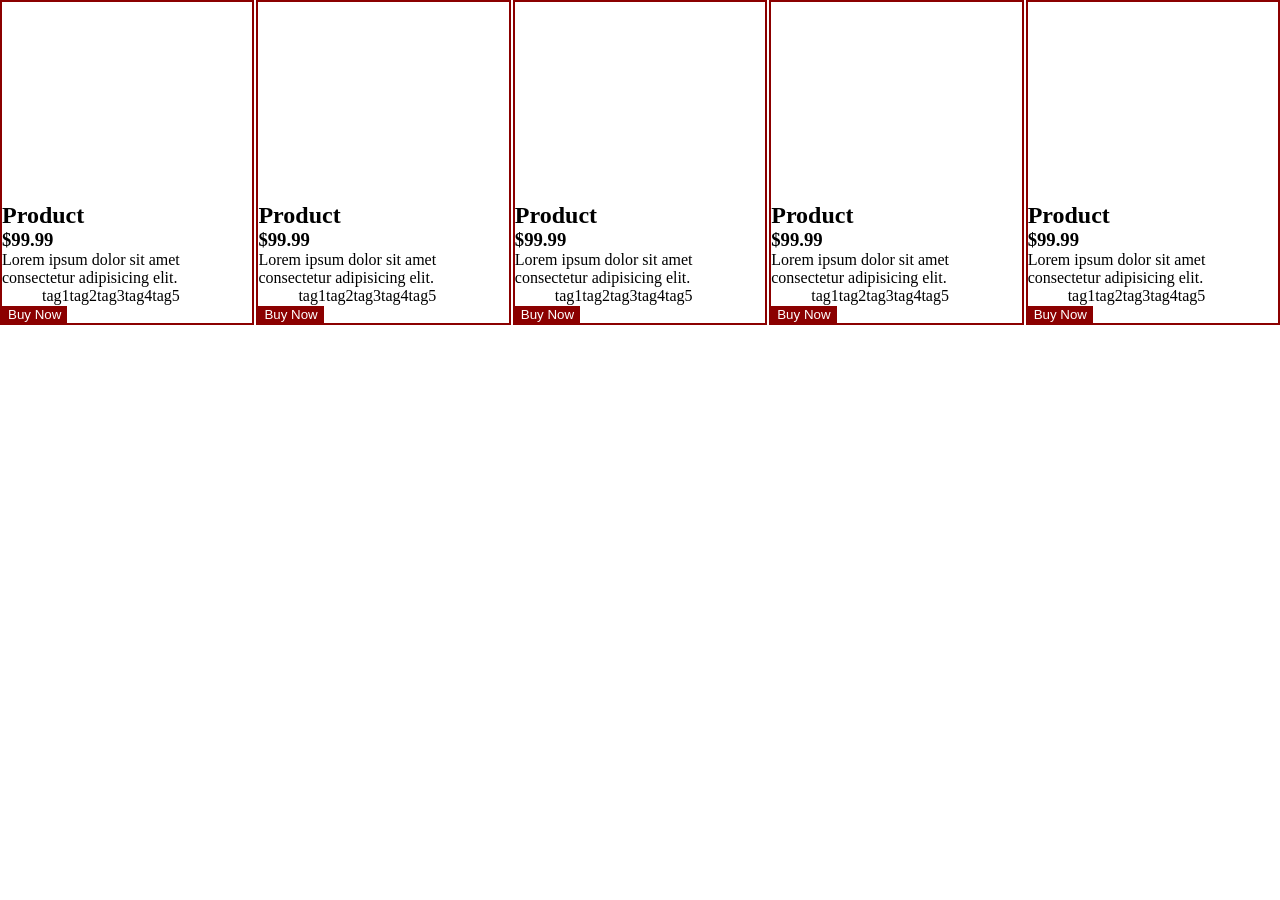
<file: hw8/index.html>
<!DOCTYPE html>
<html lang="en">

<head>
    <meta charset="UTF-8">
    <meta http-equiv="X-UA-Compatible" content="IE=edge">
    <meta name="viewport" content="width=device-width, initial-scale=1.0">

    <title>Assignment 8</title>

    <link rel="stylesheet" href="style.css">
</head>

<body>

    <div class="container">

        <div class="box1">
            <div class="image"></div>

            <div class="info">
                <h2>Product</h2>
                <h3>$99.99</h3>

                <p>
                    Lorem ipsum dolor sit amet consectetur adipisicing elit.
                </p>

                <ul>
                    <li>tag1</li>
                    <li>tag2</li>
                    <li>tag3</li>
                    <li>tag4</li>
                    <li>tag5</li>
                </ul>
            </div>

            <button>Buy Now</button>
        </div>


        <div class="box2">
            <div class="image"></div>

            <div class="info">
                <h2>Product</h2>
                <h3>$99.99</h3>

                <p>
                    Lorem ipsum dolor sit amet consectetur adipisicing elit.
                </p>

                <ul>
                    <li>tag1</li>
                    <li>tag2</li>
                    <li>tag3</li>
                    <li>tag4</li>
                    <li>tag5</li>
                </ul>
            </div>

            <button>Buy Now</button>
        </div>


        <div class="box3">
            <div class="image"></div>

            <div class="info">
                <h2>Product</h2>
                <h3>$99.99</h3>

                <p>
                    Lorem ipsum dolor sit amet consectetur adipisicing elit.
                </p>

                <ul>
                    <li>tag1</li>
                    <li>tag2</li>
                    <li>tag3</li>
                    <li>tag4</li>
                    <li>tag5</li>
                </ul>
            </div>

            <button>Buy Now</button>
        </div>


        <div class="box4">
            <div class="image"></div>

            <div class="info">
                <h2>Product</h2>
                <h3>$99.99</h3>

                <p>
                    Lorem ipsum dolor sit amet consectetur adipisicing elit.
                </p>

                <ul>
                    <li>tag1</li>
                    <li>tag2</li>
                    <li>tag3</li>
                    <li>tag4</li>
                    <li>tag5</li>
                </ul>
            </div>

            <button>Buy Now</button>
        </div>


        <div class="box5">
            <div class="image"></div>

            <div class="info">
                <h2>Product</h2>
                <h3>$99.99</h3>

                <p>
                    Lorem ipsum dolor sit amet consectetur adipisicing elit.
                </p>

                <ul>
                    <li>tag1</li>
                    <li>tag2</li>
                    <li>tag3</li>
                    <li>tag4</li>
                    <li>tag5</li>
                </ul>
            </div>

            <button>Buy Now</button>
        </div>

    </div>

</body>

</html>
</file>
<file: hw5/style.css>
* {
    margin: 0;
    box-sizing: border-box;
}

body {
    background: url("https://cdn.imgchest.com/files/wye3cdbko4b.png"); 
    opacity: .5;
    background-repeat: no-repeat;
}

.container {
    max-width: 1400px;
    display: flex;
    flex-wrap: wrap;
    gap: 17px;
}

.container > * {
    background-color: lightblue;
    font-size: 10rem;
    color: blue;
    border: 2px dashed blue;
    height: 200px;
    flex-grow: 1;
    flex-shrink: 1;
}

.box1 { flex-basis: 262px; }
.box2 { flex-basis: 1121px; }

.box3 { flex-basis: 571px; }
.box4 { flex-basis: 570px; }
.box5 { flex-basis: 225px; }

.box6 { flex-basis: 1400px; }
</file>
<file: hw6/styles.css>
:root{--ink:#17201f;--muted:#69726f;--line:#dfe4df;--paper:#f8faf7;--white:#fff;--orange:#f4a51c;--orange-dark:#c97800;--mint:#e7f0e9;--dark:#1d302d;--serif:'Manrope',sans-serif;--sans:'DM Sans',sans-serif}*{box-sizing:border-box}html{scroll-behavior:smooth}body{margin:0;color:var(--ink);font-family:var(--sans);background:var(--paper);line-height:1.55}a{color:inherit;text-decoration:none}button,input,select{font:inherit}.container{width:min(1160px,calc(100% - 48px));margin:auto}.skip-link{position:absolute;left:1rem;top:-4rem;background:var(--dark);color:white;padding:.7rem 1rem;z-index:20}.skip-link:focus{top:1rem}.site-header{position:sticky;top:0;z-index:10;background:rgba(248,250,247,.94);backdrop-filter:blur(16px);border-bottom:1px solid #e8ece8}.nav-wrap{display:flex;align-items:center;gap:28px;min-height:82px}.brand{display:flex;align-items:center;gap:10px;line-height:1.05;flex-shrink:0}.brand-mark{display:grid;place-items:center;width:34px;height:34px;border-radius:50%;background:var(--orange);font-family:var(--serif);font-weight:800;font-size:1.35rem}.brand strong,.brand em{font-family:var(--serif);font-style:normal;font-size:1.2rem}.brand em{color:var(--orange-dark)}.brand small{display:block;color:var(--muted);font-size:.42rem;letter-spacing:.16em;margin-top:3px}.site-nav{display:flex;align-items:center;justify-content:flex-end;gap:25px;margin-left:auto;font-size:.82rem;font-weight:500}.site-nav a:hover,.text-link:hover{color:var(--orange-dark)}.nav-cta{padding:.75rem 1.15rem;border:1px solid var(--ink);border-radius:100px}.nav-cta span{color:var(--orange-dark);margin-left:.3rem}.language-switcher{display:flex;align-items:center;gap:3px;margin-left:4px}.language-switcher button{border:1px solid transparent;border-radius:999px;background:transparent;color:var(--muted);cursor:pointer;font-size:.72rem;font-weight:700;padding:.45rem .48rem}.language-switcher button:hover,.language-switcher button.active{background:var(--orange);border-color:var(--orange);color:var(--ink)}.menu-toggle{display:none;border:1px solid var(--line);background:#fff;border-radius:100px;padding:.55rem .8rem}.hero{padding:80px 0 90px;background:linear-gradient(120deg,#f8faf7 55%,#edf4ed)}.hero-grid{display:grid;grid-template-columns:1fr .85fr;gap:70px;align-items:center}.eyebrow{color:var(--orange-dark);font-size:.7rem;text-transform:uppercase;letter-spacing:.16em;font-weight:700;margin:0 0 20px}.eyebrow-dot{display:inline-block;width:7px;height:7px;background:var(--orange);border-radius:50%;margin-right:7px}.hero h1,h2{font-family:var(--serif);line-height:1.08;letter-spacing:-.05em;margin:0;font-size:clamp(2.8rem,5vw,5.25rem)}h1 span,h2 span{color:var(--orange-dark)}.hero-intro{font-size:1.1rem;color:var(--muted);max-width:470px;margin:27px 0}.hero-actions{display:flex;gap:12px;flex-wrap:wrap}.button{display:inline-flex;align-items:center;justify-content:center;gap:10px;border:0;border-radius:100px;padding:.9rem 1.3rem;cursor:pointer;font-weight:600;font-size:.85rem;transition:.2s}.button-primary{background:var(--orange);color:var(--ink)}.button-primary:hover{background:#ffb72f;transform:translateY(-2px)}.button-dark{background:var(--dark);color:#fff}.button-dark:hover{background:#304b46}.button-quiet{border:1px solid var(--line);background:#fff}.draft-note,.pending,.team-note{color:var(--muted);font-size:.7rem;font-style:italic}.draft-note{margin:12px 0}.hero-trust{display:flex;align-items:center;gap:12px;color:var(--muted);font-size:.78rem;margin-top:38px}.avatar-stack{display:flex}.avatar-stack i,.avatar-stack b{width:26px;height:26px;border-radius:50%;border:2px solid var(--paper);margin-left:-7px;background:#b8c5ba}.avatar-stack i:first-child{margin-left:0;background:#d7a477}.avatar-stack i:nth-child(2){background:#697c71}.avatar-stack i:nth-child(3){background:#dabf88}.avatar-stack b{display:grid;place-items:center;background:var(--dark);color:#fff;font-size:.7rem}.hero-visual{position:relative}.photo-placeholder{height:470px;border-radius:160px 160px 20px 20px;background:linear-gradient(145deg,#d9e3da,#aebeaf);display:grid;place-items:center;color:#50605a;position:relative;overflow:hidden}.photo-placeholder:before{content:'';position:absolute;width:220px;height:310px;border-radius:50% 50% 10px 10px;background:#ecf0ea;bottom:-80px;left:calc(50% - 110px);opacity:.7}.placeholder-label{font-size:.72rem;letter-spacing:.04em;border:1px dashed currentColor;padding:.45rem .7rem;border-radius:4px;position:relative}.placeholder-cross{position:absolute;right:27px;top:24px;color:#72837a;font-size:2rem;font-weight:200}.floating-card{position:absolute;bottom:40px;left:-42px;background:#fff;border-radius:12px;padding:15px 18px;box-shadow:0 15px 35px #17201f20;display:grid;grid-template-columns:30px 1fr;column-gap:9px;min-width:210px}.floating-card strong{font-size:.82rem}.floating-card span:not(.floating-icon){grid-column:2;font-size:.7rem;color:var(--muted)}.floating-icon{color:var(--orange-dark);font-size:1.3rem;grid-row:span 2}.visual-caption{position:absolute;right:2px;bottom:-29px;color:var(--muted);font-size:.65rem;letter-spacing:.1em}.offering-strip{background:var(--dark);color:#fff;padding:42px 0}.offering-grid{display:grid;grid-template-columns:repeat(3,1fr);gap:45px}.offering-grid article{border-left:1px solid #ffffff3d;padding-left:22px}.offering-grid span,.card-number{color:var(--orange);font-size:.7rem;font-weight:700;letter-spacing:.12em}.offering-grid h2{font-size:1.3rem;letter-spacing:-.03em;margin:12px 0 5px}.offering-grid p{color:#bbcac4;font-size:.78rem;margin:0}.section{padding:115px 0}.split-grid{display:grid;grid-template-columns:.8fr 1fr;gap:100px}.section h2{font-size:clamp(2.3rem,4vw,4rem)}.section-copy{font-size:1rem;color:var(--muted);max-width:530px}.section-copy p{margin-top:0;margin-bottom:20px}.info-line{border-top:1px solid var(--line);display:grid;grid-template-columns:140px 1fr;gap:20px;padding-top:18px;font-size:.8rem}.about-cards{display:grid;grid-template-columns:1.5fr 1fr 1fr;gap:18px;margin-top:60px}.about-card{min-height:250px;padding:27px;border-radius:14px;background:#edf3ee;display:flex;flex-direction:column;justify-content:flex-end}.about-card-photo{background:linear-gradient(135deg,#bdcec1,#e1e9e1);color:#50605a;justify-content:space-between}.about-card-photo small{font-size:.75rem}.about-card h3{font-family:var(--serif);margin:14px 0 5px;font-size:1.35rem}.about-card p{color:var(--muted);font-size:.8rem;margin:0}.about-card.warm{background:#faedce}.services-section{background:#fff}.section-heading{display:flex;justify-content:space-between;align-items:end;gap:50px;margin-bottom:58px}.section-heading>p{max-width:300px;color:var(--muted);font-size:.86rem;margin:0}.services-list{border-top:1px solid var(--line)}details{border-bottom:1px solid var(--line)}summary{display:grid;grid-template-columns:70px 1fr 30px;align-items:center;list-style:none;padding:26px 0;cursor:pointer}summary::-webkit-details-marker{display:none}summary span:first-child{font-size:.72rem;color:var(--orange-dark);font-weight:700}summary strong{font-family:var(--serif);font-size:1.45rem}.plus{font-size:1.5rem;color:var(--orange-dark);font-weight:300}.details-content{padding:0 50px 28px 70px;color:var(--muted);font-size:.87rem;max-width:700px}.details-content a,.text-link{color:var(--orange-dark);font-weight:700;font-size:.8rem}.language-note{display:flex;gap:16px;align-items:flex-start;background:var(--mint);padding:22px;margin-top:40px;border-radius:10px}.globe{font-size:1.6rem;color:var(--orange-dark)}.language-note strong{font-family:var(--serif)}.language-note p{font-size:.78rem;color:var(--muted);margin:4px 0 0}.team-section{background:#eef4ef}.team-grid{display:grid;grid-template-columns:repeat(4,1fr);gap:18px}.team-card{background:#fff;padding:17px;border-radius:12px}.portrait-placeholder{height:160px;background:linear-gradient(140deg,#d9e4da,#b6c8ba);border-radius:8px;display:grid;place-items:center;font-family:var(--serif);font-size:2.2rem;color:#6b7b70;margin-bottom:17px}.team-card:nth-child(3n) .portrait-placeholder{background:linear-gradient(140deg,#fae9c9,#e6c691)}.team-card h3{font-family:var(--serif);font-size:1rem;margin:0 0 3px}.team-card p{color:var(--orange-dark);font-size:.7rem;font-weight:700;margin:0}.team-card small{display:block;color:var(--muted);font-size:.68rem;margin-top:10px}.team-note{margin:22px 0}.organisations-section{background:var(--orange)}.org-grid{display:grid;grid-template-columns:1fr 1.1fr;gap:90px;align-items:start}.organisations-section .eyebrow{color:var(--dark)}.organisations-section h2{font-size:clamp(2.3rem,4vw,4rem)}.section-lead{max-width:390px;margin:27px 0;color:#69480e}.org-offers{border-top:1px solid #b9760e}.org-offers article{display:grid;grid-template-columns:45px 1fr;column-gap:15px;border-bottom:1px solid #b9760e;padding:22px 0}.org-offers span{grid-row:span 2;font-size:.72rem;font-weight:700}.org-offers h3{margin:0;font-family:var(--serif);font-size:1.2rem}.org-offers p{margin:4px 0 0;font-size:.8rem;color:#69480e}.appointment-section{background:var(--dark);color:#fff}.appointment-grid{display:grid;grid-template-columns:.8fr 1fr;gap:100px}.appointment-section .eyebrow{color:var(--orange)}.appointment-section h2{font-size:clamp(2.4rem,4vw,4rem)}.appointment-section> .container>div>p:not(.eyebrow){color:#bbcac4}.prototype-note{border-left:2px solid var(--orange);padding-left:15px;margin-top:50px;display:grid;gap:5px;font-size:.75rem}.prototype-note span{color:#bbcac4}.appointment-form{background:#f8faf7;color:var(--ink);padding:28px;border-radius:14px}.form-row{margin-bottom:17px}.form-row label{display:block;font-size:.72rem;font-weight:700;margin-bottom:6px}.form-row label span{color:var(--orange-dark)}input,select{display:block;width:100%;border:1px solid #d5ded8;border-radius:5px;padding:11px;background:#fff;color:var(--ink);outline-color:var(--orange-dark)}input:focus,select:focus,.button:focus,a:focus,button:focus{outline:3px solid #f4a51c66;outline-offset:3px}.appointment-form .button{width:100%;margin-top:5px}.form-message{font-size:.75rem;margin:13px 0 0}.form-message.error{color:#a03920}.form-message.success{color:#28704b}.contact-section{padding:80px 0;background:#fff}.contact-grid{display:grid;grid-template-columns:.8fr 1fr .8fr;gap:55px;align-items:start}.contact-section h2{font-size:2.7rem}.contact-details{font-size:.85rem}.contact-details p{margin:0 0 13px}.contact-details small,.pending-list{color:var(--muted);font-size:.7rem}.pending-list{display:grid;gap:5px;border-top:1px solid var(--line);padding-top:13px}.instagram-placeholder{border:1px dashed #bfcac0;border-radius:10px;padding:22px;display:grid;gap:5px}.instagram-placeholder span{font-size:1.8rem;color:var(--orange-dark)}.instagram-placeholder strong{font-family:var(--serif)}.instagram-placeholder small{color:var(--muted);font-size:.7rem}footer{background:var(--paper);border-top:1px solid var(--line);padding:28px 0}.footer-wrap{display:flex;align-items:center;gap:25px}.footer-wrap p{font-size:.75rem;color:var(--muted);margin:0}.footer-wrap small{margin-left:auto;color:var(--muted);font-size:.65rem}
@media(max-width:900px){.site-nav{gap:14px}.site-nav a{font-size:.72rem}.hero-grid{gap:35px}.team-grid{grid-template-columns:repeat(3,1fr)}.appointment-grid{gap:45px}.contact-grid{gap:25px}}
@media(max-width:720px){.container{width:min(100% - 32px,560px)}.nav-wrap{min-height:70px;gap:12px}.menu-toggle{display:block;margin-left:auto}.site-nav{display:none;position:absolute;top:70px;left:0;right:0;background:var(--paper);border-bottom:1px solid var(--line);padding:16px;flex-direction:column;align-items:stretch;gap:3px;box-shadow:0 10px 20px #17201f10}.site-nav.open{display:flex}.site-nav a{padding:10px}.nav-cta{text-align:center}.language-switcher{order:3}.hero{padding:58px 0 70px}.hero-grid,.split-grid,.org-grid,.appointment-grid,.contact-grid{grid-template-columns:1fr}.hero-visual{margin:20px 18px 0}.photo-placeholder{height:350px}.floating-card{left:-15px;bottom:25px}.offering-grid,.about-cards{grid-template-columns:1fr;gap:15px}.offering-grid article{padding-left:15px}.section{padding:75px 0}.section-heading{display:block;margin-bottom:35px}.section-heading>p{margin-top:20px}.about-cards{margin-top:35px}.about-card{min-height:190px}.team-grid{grid-template-columns:repeat(2,1fr);gap:12px}.portrait-placeholder{height:130px}.team-card{padding:12px}.team-card h3{font-size:.9rem}.appointment-grid{gap:45px}.contact-grid{gap:30px}.footer-wrap{display:grid;gap:12px}.footer-wrap small{margin-left:0}.footer-wrap p{display:none}summary{grid-template-columns:42px 1fr 24px}summary strong{font-size:1.1rem}.details-content{padding-left:42px}.hero h1{font-size:3.1rem}}
@media(max-width:390px){.language-button{font-size:.7rem}.brand small{display:none}.team-grid{grid-template-columns:1fr}.hero h1{font-size:2.7rem}}
.brand-art{height:470px;border-radius:160px 160px 20px 20px;display:grid;place-items:center;position:relative;overflow:hidden}
.brand-logo{display:block;width:150px;height:auto;object-fit:contain}
.brand-logo-light{mix-blend-mode:multiply}
.brand-logo-dark{width:150px}
.hero-brand-art{background:linear-gradient(145deg,#f52b20,#ff9d16);justify-items:center}
.hero-brand-art:before,.hero-brand-art .placeholder-cross{display:none}
.hero-brand-art img{width:78%;height:auto;max-height:78%;object-fit:contain;mix-blend-mode:multiply}
.about-card-photo{overflow:hidden}
.about-card-photo img{width:100%;height:160px;object-fit:contain;mix-blend-mode:multiply}
.portrait-art{height:160px;overflow:hidden;padding:0;background:#f7f7f7;border-radius:8px;display:grid;place-items:center;margin-bottom:17px}
.portrait-art img{width:100%;height:100%;object-fit:cover;mix-blend-mode:multiply}
.team-card:nth-child(3n) .portrait-art{background:#fff5e0}
footer{background:var(--dark);border-top-color:var(--dark);color:#fff}
.footer-wrap p,.footer-wrap small{color:#bbcac4}
.translation-badge{display:block;width:max-content;margin-top:10px;color:var(--muted);font-size:.62rem;font-style:italic;letter-spacing:.02em}.glossary-term{border-bottom:1px dotted currentColor;cursor:help}
.mobile-cta{color:var(--ink);font-size:.8rem}
@media(max-width:720px){.mobile-cta{display:block}.menu-toggle{margin-left:auto}.brand-art{height:350px}.portrait-art{height:130px}}
</file>
<file: hw7/styles.css>
:root{--ink:#17201f;--muted:#69726f;--line:#dfe4df;--paper:#f8faf7;--white:#fff;--orange:#f4a51c;--orange-dark:#c97800;--mint:#e7f0e9;--dark:#1d302d;--serif:'Manrope',sans-serif;--sans:'DM Sans',sans-serif}*{box-sizing:border-box}html{scroll-behavior:smooth}body{margin:0;color:var(--ink);font-family:var(--sans);background:var(--paper);line-height:1.55}a{color:inherit;text-decoration:none}button,input,select{font:inherit}.container{width:min(1160px,calc(100% - 48px));margin:auto}.skip-link{position:absolute;left:1rem;top:-4rem;background:var(--dark);color:white;padding:.7rem 1rem;z-index:20}.skip-link:focus{top:1rem}.site-header{position:sticky;top:0;z-index:10;background:rgba(248,250,247,.94);backdrop-filter:blur(16px);border-bottom:1px solid #e8ece8}.nav-wrap{display:flex;align-items:center;gap:28px;min-height:82px}.brand{display:flex;align-items:center;gap:10px;line-height:1.05;flex-shrink:0}.brand-mark{display:grid;place-items:center;width:34px;height:34px;border-radius:50%;background:var(--orange);font-family:var(--serif);font-weight:800;font-size:1.35rem}.brand strong,.brand em{font-family:var(--serif);font-style:normal;font-size:1.2rem}.brand em{color:var(--orange-dark)}.brand small{display:block;color:var(--muted);font-size:.42rem;letter-spacing:.16em;margin-top:3px}.site-nav{display:flex;align-items:center;justify-content:flex-end;gap:25px;margin-left:auto;font-size:.82rem;font-weight:500}.site-nav a:hover,.text-link:hover{color:var(--orange-dark)}.nav-cta{padding:.75rem 1.15rem;border:1px solid var(--ink);border-radius:100px}.nav-cta span{color:var(--orange-dark);margin-left:.3rem}.language-switcher{display:flex;align-items:center;gap:3px;margin-left:4px}.language-switcher button{border:1px solid transparent;border-radius:999px;background:transparent;color:var(--muted);cursor:pointer;font-size:.72rem;font-weight:700;padding:.45rem .48rem}.language-switcher button:hover,.language-switcher button.active{background:var(--orange);border-color:var(--orange);color:var(--ink)}.menu-toggle{display:none;border:1px solid var(--line);background:#fff;border-radius:100px;padding:.55rem .8rem}.hero{padding:80px 0 90px;background:linear-gradient(120deg,#f8faf7 55%,#edf4ed)}.hero-grid{display:grid;grid-template-columns:1fr .85fr;gap:70px;align-items:center}.eyebrow{color:var(--orange-dark);font-size:.7rem;text-transform:uppercase;letter-spacing:.16em;font-weight:700;margin:0 0 20px}.eyebrow-dot{display:inline-block;width:7px;height:7px;background:var(--orange);border-radius:50%;margin-right:7px}.hero h1,h2{font-family:var(--serif);line-height:1.08;letter-spacing:-.05em;margin:0;font-size:clamp(2.8rem,5vw,5.25rem)}h1 span,h2 span{color:var(--orange-dark)}.hero-intro{font-size:1.1rem;color:var(--muted);max-width:470px;margin:27px 0}.hero-actions{display:flex;gap:12px;flex-wrap:wrap}.button{display:inline-flex;align-items:center;justify-content:center;gap:10px;border:0;border-radius:100px;padding:.9rem 1.3rem;cursor:pointer;font-weight:600;font-size:.85rem;transition:.2s}.button-primary{background:var(--orange);color:var(--ink)}.button-primary:hover{background:#ffb72f;transform:translateY(-2px)}.button-dark{background:var(--dark);color:#fff}.button-dark:hover{background:#304b46}.button-quiet{border:1px solid var(--line);background:#fff}.draft-note,.pending,.team-note{color:var(--muted);font-size:.7rem;font-style:italic}.draft-note{margin:12px 0}.hero-trust{display:flex;align-items:center;gap:12px;color:var(--muted);font-size:.78rem;margin-top:38px}.avatar-stack{display:flex}.avatar-stack i,.avatar-stack b{width:26px;height:26px;border-radius:50%;border:2px solid var(--paper);margin-left:-7px;background:#b8c5ba}.avatar-stack i:first-child{margin-left:0;background:#d7a477}.avatar-stack i:nth-child(2){background:#697c71}.avatar-stack i:nth-child(3){background:#dabf88}.avatar-stack b{display:grid;place-items:center;background:var(--dark);color:#fff;font-size:.7rem}.hero-visual{position:relative}.photo-placeholder{height:470px;border-radius:160px 160px 20px 20px;background:linear-gradient(145deg,#d9e3da,#aebeaf);display:grid;place-items:center;color:#50605a;position:relative;overflow:hidden}.photo-placeholder:before{content:'';position:absolute;width:220px;height:310px;border-radius:50% 50% 10px 10px;background:#ecf0ea;bottom:-80px;left:calc(50% - 110px);opacity:.7}.placeholder-label{font-size:.72rem;letter-spacing:.04em;border:1px dashed currentColor;padding:.45rem .7rem;border-radius:4px;position:relative}.placeholder-cross{position:absolute;right:27px;top:24px;color:#72837a;font-size:2rem;font-weight:200}.floating-card{position:absolute;bottom:40px;left:-42px;background:#fff;border-radius:12px;padding:15px 18px;box-shadow:0 15px 35px #17201f20;display:grid;grid-template-columns:30px 1fr;column-gap:9px;min-width:210px}.floating-card strong{font-size:.82rem}.floating-card span:not(.floating-icon){grid-column:2;font-size:.7rem;color:var(--muted)}.floating-icon{color:var(--orange-dark);font-size:1.3rem;grid-row:span 2}.visual-caption{position:absolute;right:2px;bottom:-29px;color:var(--muted);font-size:.65rem;letter-spacing:.1em}.offering-strip{background:var(--dark);color:#fff;padding:42px 0}.offering-grid{display:grid;grid-template-columns:repeat(3,1fr);gap:45px}.offering-grid article{border-left:1px solid #ffffff3d;padding-left:22px}.offering-grid span,.card-number{color:var(--orange);font-size:.7rem;font-weight:700;letter-spacing:.12em}.offering-grid h2{font-size:1.3rem;letter-spacing:-.03em;margin:12px 0 5px}.offering-grid p{color:#bbcac4;font-size:.78rem;margin:0}.section{padding:115px 0}.split-grid{display:grid;grid-template-columns:.8fr 1fr;gap:100px}.section h2{font-size:clamp(2.3rem,4vw,4rem)}.section-copy{font-size:1rem;color:var(--muted);max-width:530px}.section-copy p{margin-top:0;margin-bottom:20px}.info-line{border-top:1px solid var(--line);display:grid;grid-template-columns:140px 1fr;gap:20px;padding-top:18px;font-size:.8rem}.about-cards{display:grid;grid-template-columns:1.5fr 1fr 1fr;gap:18px;margin-top:60px}.about-card{min-height:250px;padding:27px;border-radius:14px;background:#edf3ee;display:flex;flex-direction:column;justify-content:flex-end}.about-card-photo{background:linear-gradient(135deg,#bdcec1,#e1e9e1);color:#50605a;justify-content:space-between}.about-card-photo small{font-size:.75rem}.about-card h3{font-family:var(--serif);margin:14px 0 5px;font-size:1.35rem}.about-card p{color:var(--muted);font-size:.8rem;margin:0}.about-card.warm{background:#faedce}.services-section{background:#fff}.section-heading{display:flex;justify-content:space-between;align-items:end;gap:50px;margin-bottom:58px}.section-heading>p{max-width:300px;color:var(--muted);font-size:.86rem;margin:0}.services-list{border-top:1px solid var(--line)}details{border-bottom:1px solid var(--line)}summary{display:grid;grid-template-columns:70px 1fr 30px;align-items:center;list-style:none;padding:26px 0;cursor:pointer}summary::-webkit-details-marker{display:none}summary span:first-child{font-size:.72rem;color:var(--orange-dark);font-weight:700}summary strong{font-family:var(--serif);font-size:1.45rem}.plus{font-size:1.5rem;color:var(--orange-dark);font-weight:300}.details-content{padding:0 50px 28px 70px;color:var(--muted);font-size:.87rem;max-width:900px}
.service-specialists-label{margin-bottom:10px;font-weight:700;color:var(--ink)}
.service-specialists{display:grid;grid-template-columns:repeat(2,minmax(0,1fr));gap:8px;margin:12px 0 18px}
.service-specialists a{display:flex;align-items:center;min-height:44px;border:1px solid var(--line);border-radius:8px;padding:9px 12px;background:#fff;color:var(--ink);font-size:.78rem;font-weight:600}
.service-specialists a:hover,.details-content>p a:hover{border-color:var(--orange-dark);color:var(--orange-dark)}
.details-content>p a{color:var(--orange-dark);font-weight:700}
.team-card[id]{scroll-margin-top:100px}.details-content a,.text-link{color:var(--orange-dark);font-weight:700;font-size:.8rem}.language-note{display:flex;gap:16px;align-items:flex-start;background:var(--mint);padding:22px;margin-top:40px;border-radius:10px}.globe{font-size:1.6rem;color:var(--orange-dark)}.language-note strong{font-family:var(--serif)}.language-note p{font-size:.78rem;color:var(--muted);margin:4px 0 0}.team-section{background:#eef4ef}.team-grid{display:grid;grid-template-columns:repeat(4,1fr);gap:18px}.team-card{background:#fff;padding:17px;border-radius:12px}.portrait-placeholder{height:160px;background:linear-gradient(140deg,#d9e4da,#b6c8ba);border-radius:8px;display:grid;place-items:center;font-family:var(--serif);font-size:2.2rem;color:#6b7b70;margin-bottom:17px}.team-card:nth-child(3n) .portrait-placeholder{background:linear-gradient(140deg,#fae9c9,#e6c691)}.team-card h3{font-family:var(--serif);font-size:1rem;margin:0 0 3px}.team-card p{color:var(--orange-dark);font-size:.7rem;font-weight:700;margin:0}.team-card small{display:block;color:var(--muted);font-size:.68rem;margin-top:10px}.team-note{margin:22px 0}.organisations-section{background:var(--orange)}.org-grid{display:grid;grid-template-columns:1fr 1.1fr;gap:90px;align-items:start}.organisations-section .eyebrow{color:var(--dark)}.organisations-section h2{font-size:clamp(2.3rem,4vw,4rem)}.section-lead{max-width:390px;margin:27px 0;color:#69480e}.org-offers{border-top:1px solid #b9760e}.org-offers article{display:grid;grid-template-columns:45px 1fr;column-gap:15px;border-bottom:1px solid #b9760e;padding:22px 0}.org-offers span{grid-row:span 2;font-size:.72rem;font-weight:700}.org-offers h3{margin:0;font-family:var(--serif);font-size:1.2rem}.org-offers p{margin:4px 0 0;font-size:.8rem;color:#69480e}.appointment-section{background:var(--dark);color:#fff}.appointment-grid{display:grid;grid-template-columns:.8fr 1fr;gap:100px}.appointment-section .eyebrow{color:var(--orange)}.appointment-section h2{font-size:clamp(2.4rem,4vw,4rem)}.appointment-section> .container>div>p:not(.eyebrow){color:#bbcac4}.prototype-note{border-left:2px solid var(--orange);padding-left:15px;margin-top:50px;display:grid;gap:5px;font-size:.75rem}.prototype-note span{color:#bbcac4}.appointment-form{background:#f8faf7;color:var(--ink);padding:28px;border-radius:14px}.form-row{margin-bottom:17px}.form-row label{display:block;font-size:.72rem;font-weight:700;margin-bottom:6px}.form-row label span{color:var(--orange-dark)}input,select{display:block;width:100%;border:1px solid #d5ded8;border-radius:5px;padding:11px;background:#fff;color:var(--ink);outline-color:var(--orange-dark)}input:focus,select:focus,.button:focus,a:focus,button:focus{outline:3px solid #f4a51c66;outline-offset:3px}.appointment-form .button{width:100%;margin-top:5px}.form-message{font-size:.75rem;margin:13px 0 0}.form-message.error{color:#a03920}.form-message.success{color:#28704b}.contact-section{padding:80px 0;background:#fff}.contact-grid{display:grid;grid-template-columns:.8fr 1.2fr;gap:55px;align-items:start}.contact-section h2{font-size:2.7rem}.contact-details{font-size:.85rem}.contact-details p{margin:0 0 13px}.contact-details small,.pending-list{color:var(--muted);font-size:.7rem}.pending-list{display:grid;gap:5px;border-top:1px solid var(--line);padding-top:13px}.instagram-placeholder{border:1px dashed #bfcac0;border-radius:10px;padding:22px;display:grid;gap:5px}.instagram-placeholder span{font-size:1.8rem;color:var(--orange-dark)}.instagram-placeholder strong{font-family:var(--serif)}.instagram-placeholder small{color:var(--muted);font-size:.7rem}footer{background:var(--paper);border-top:1px solid var(--line);padding:28px 0}.footer-wrap{display:flex;align-items:center;gap:25px}.footer-wrap p{font-size:.75rem;color:var(--muted);margin:0}.footer-wrap small{margin-left:auto;color:var(--muted);font-size:.65rem}
@media(max-width:900px){.site-nav{gap:14px}.site-nav a{font-size:.72rem}.hero-grid{gap:35px}.team-grid{grid-template-columns:repeat(3,1fr)}.appointment-grid{gap:45px}.contact-grid{gap:25px}}
@media(max-width:720px){.container{width:min(100% - 32px,560px)}.nav-wrap{min-height:70px;gap:12px}.menu-toggle{display:block;margin-left:auto}.site-nav{display:none;position:absolute;top:70px;left:0;right:0;background:var(--paper);border-bottom:1px solid var(--line);padding:16px;flex-direction:column;align-items:stretch;gap:3px;box-shadow:0 10px 20px #17201f10}.site-nav.open{display:flex}.site-nav a{padding:10px}.nav-cta{text-align:center}.language-switcher{order:3}.hero{padding:58px 0 70px}.hero-grid,.split-grid,.org-grid,.appointment-grid,.contact-grid{grid-template-columns:1fr}.hero-visual{margin:20px 18px 0}.photo-placeholder{height:350px}.floating-card{left:-15px;bottom:25px}.offering-grid,.about-cards{grid-template-columns:1fr;gap:15px}.offering-grid article{padding-left:15px}.section{padding:75px 0}.section-heading{display:block;margin-bottom:35px}.section-heading>p{margin-top:20px}.about-cards{margin-top:35px}.about-card{min-height:190px}.team-grid{grid-template-columns:repeat(2,1fr);gap:12px}.portrait-placeholder{height:130px}.team-card{padding:12px}.team-card h3{font-size:.9rem}.appointment-grid{gap:45px}.contact-grid{gap:30px}.footer-wrap{display:grid;gap:12px}.footer-wrap small{margin-left:0}.footer-wrap p{display:none}summary{grid-template-columns:42px 1fr 24px}summary strong{font-size:1.1rem}.details-content{padding-left:42px}.hero h1{font-size:3.1rem}}
@media(max-width:390px){.language-button{font-size:.7rem}.brand small{display:none}.team-grid{grid-template-columns:1fr}.hero h1{font-size:2.7rem}}
.brand-art{height:470px;border-radius:160px 160px 20px 20px;display:grid;place-items:center;position:relative;overflow:hidden}
.brand-logo{display:block;width:150px;height:auto;object-fit:contain}
.brand-logo-light{mix-blend-mode:multiply}
.brand-logo-dark{width:150px}
.hero-brand-art{background:linear-gradient(145deg,#f52b20,#ff9d16);justify-items:center}
.hero-brand-art:before,.hero-brand-art .placeholder-cross{display:none}
.hero-brand-art img{width:78%;height:auto;max-height:78%;object-fit:contain;mix-blend-mode:multiply}
.about-card-photo{overflow:hidden}
.about-card-photo img{width:100%;height:160px;object-fit:contain;mix-blend-mode:multiply}
.portrait-art{height:160px;overflow:hidden;padding:0;background:#f7f7f7;border-radius:8px;display:grid;place-items:center;margin-bottom:17px}
.portrait-art img{width:100%;height:100%;object-fit:cover;mix-blend-mode:multiply}
.team-card:nth-child(3n) .portrait-art{background:#fff5e0}
footer{background:var(--dark);border-top-color:var(--dark);color:#fff}
.footer-wrap p,.footer-wrap small{color:#bbcac4}
.translation-badge{display:block;width:max-content;margin-top:10px;color:var(--muted);font-size:.62rem;font-style:italic;letter-spacing:.02em}.glossary-term{border-bottom:1px dotted currentColor;cursor:help}
.mobile-cta{color:var(--ink);font-size:.8rem}
.contact-links,.social-links{display:grid;gap:10px;margin-top:18px}
.contact-links a,.social-link{display:flex;align-items:center;gap:12px;border:1px solid var(--line);border-radius:10px;padding:14px;background:var(--paper);font-size:.85rem}
.contact-links a:hover,.social-link:hover{border-color:var(--orange-dark);color:var(--orange-dark)}
.social-link{display:grid;grid-template-columns:34px 1fr;gap:4px 12px}
.social-link .social-icon{grid-row:span 2;width:30px;height:30px;fill:none;stroke:var(--orange-dark);stroke-width:1.7}
.contact-icon{width:26px;height:26px;flex:0 0 26px;fill:none;stroke:var(--orange-dark);stroke-width:1.7}
.social-link span{font-size:1.35rem;color:var(--orange-dark)}
.social-link small{color:var(--muted);font-size:.7rem}
.social-link[aria-disabled="true"]{cursor:not-allowed;color:var(--muted)}
.form-message.success{border-left:3px solid #28704b;background:#e7f0e9;padding:10px 12px}
.location-card{border:1px solid var(--line);border-radius:10px;padding:18px;background:var(--paper);display:grid;gap:14px}
.map-frame{height:clamp(340px,42vw,520px);overflow:hidden;border-radius:7px;background:#dfe8e1}
.map-frame iframe{width:100%;height:100%;border:0}
.map-links{display:flex;flex-wrap:wrap;gap:12px}
.map-link{display:inline-flex;align-items:center;justify-content:center;min-height:44px;padding:10px 16px;border:1px solid var(--line);border-radius:999px;background:#fff;color:var(--orange-dark);font-size:.85rem;font-weight:700}
.map-link:hover{border-color:var(--orange-dark)}
@media(max-width:720px){.mobile-cta{display:block}.menu-toggle{margin-left:auto}.brand-art{height:350px}.portrait-art{height:130px}}
@media(max-width:720px){.map-frame{height:340px}.map-links{display:grid;grid-template-columns:1fr 1fr}.map-link{padding:10px 8px;font-size:.78rem}}
.clinic-info-strip{padding:22px 0;background:#fff;border-top:1px solid var(--line);border-bottom:1px solid var(--line)}
.clinic-info-grid{display:grid;grid-template-columns:repeat(3,minmax(0,1fr));list-style:none;padding:0;margin:0}
.clinic-info-item{display:flex;align-items:flex-start;gap:14px;min-width:0;padding:8px 22px}
.clinic-info-item:first-child{padding-left:0}
.clinic-info-item+.clinic-info-item{border-left:1px solid var(--line)}
.clinic-info-icon{width:24px;height:24px;flex:0 0 24px;fill:none;stroke:var(--orange-dark);stroke-width:1.8;stroke-linecap:round;stroke-linejoin:round}
.clinic-info-item h3{margin:0 0 4px;color:var(--muted);font-size:.72rem;font-weight:700;letter-spacing:.06em;text-transform:uppercase}
.clinic-info-item p{margin:0;color:var(--ink);font-size:.86rem}
.clinic-info-contacts{display:flex;flex-wrap:wrap;gap:6px 14px}
.clinic-info-contacts a{color:var(--dark);font-size:.84rem;font-weight:700;text-decoration:underline;text-decoration-color:#c8d2cc;text-underline-offset:3px}
.clinic-info-contacts a:hover{color:var(--orange-dark)}
.opening-hours-card{margin-top:24px;padding:20px;border:1px solid var(--line);border-radius:12px;background:#fff}
.opening-hours-heading{display:flex;align-items:center;gap:11px}
.opening-hours-heading h3{margin:0;font-family:var(--serif);font-size:1.15rem}
.opening-hours-notice{display:grid;gap:3px;margin:17px 0 12px;padding:12px 14px;border-left:3px solid var(--orange-dark);border-radius:0 7px 7px 0;background:var(--mint);font-size:.78rem}
.opening-hours-notice strong{color:var(--dark)}
.opening-hours-table{width:100%;border-collapse:collapse;font-size:.8rem}
.opening-hours-table th,.opening-hours-table td{padding:8px 10px;border-bottom:1px solid var(--line);text-align:left}
.opening-hours-table thead th{color:var(--muted);font-size:.68rem;letter-spacing:.06em;text-transform:uppercase}
.opening-hours-table tbody th{font-weight:600}
.opening-hours-table tbody td{text-align:right;color:var(--muted)}
.opening-hours-table tbody tr.weekend{background:#fff8e9}
.opening-hours-table tbody tr.today{background:#e7f0e9;box-shadow:inset 3px 0 var(--orange-dark)}
.opening-hours-table tbody tr.today td{color:var(--dark);font-weight:700}
.hours-today-badge{display:inline-block;margin-left:8px;padding:2px 6px;border-radius:999px;background:var(--dark);color:#fff;font-size:.62rem;font-weight:700;vertical-align:1px}
.opening-hours-table tbody td.hours-closed{color:#7a2c21;font-weight:700}
@media(max-width:900px){.clinic-info-item{padding-right:14px;padding-left:14px}.clinic-info-grid{grid-template-columns:repeat(2,minmax(0,1fr));row-gap:12px}.clinic-info-item:nth-child(3){grid-column:1/-1;padding-left:14px;border-left:0;border-top:1px solid var(--line);padding-top:16px}}
@media(max-width:720px){.clinic-info-strip{padding:14px 0}.clinic-info-grid{grid-template-columns:1fr;gap:0}.clinic-info-item,.clinic-info-item:first-child,.clinic-info-item:nth-child(3){grid-column:auto;padding:13px 4px;border:0}.clinic-info-item+.clinic-info-item{border-top:1px solid var(--line)}.opening-hours-card{padding:16px}.opening-hours-table th,.opening-hours-table td{padding:8px 6px}}
.visually-hidden{position:absolute;width:1px;height:1px;padding:0;margin:-1px;overflow:hidden;clip:rect(0,0,0,0);white-space:nowrap;border:0}
.birthdate-fields{display:grid;grid-template-columns:repeat(3,minmax(0,1fr));gap:8px}
.birthdate-fields select{min-width:0;padding:11px 8px}
.services-list .plus{display:inline-block;transition:transform .32s ease}
.services-list details[open] .plus{transform:rotate(45deg)}
@media(prefers-reduced-motion:reduce){.services-list .plus{transition:none}}
@media(max-width:720px){.service-specialists{grid-template-columns:1fr}.details-content{padding-right:12px}}
.contact-links a{min-height:62px;gap:12px;padding:10px 14px;font-size:.88rem;font-weight:600;overflow-wrap:anywhere}
.contact-icon-wrap{display:grid;place-items:center;flex:0 0 38px;width:38px;height:38px;border:1px solid var(--line);border-radius:50%;background:#fff;color:var(--orange-dark)}
.contact-icon{display:block;width:20px;height:20px;flex:none;fill:none;stroke:currentColor;stroke-width:1.8;stroke-linecap:round;stroke-linejoin:round}
.team-card{display:flex;flex-direction:column}
.portrait-art{height:auto;aspect-ratio:1/1}
.portrait-art img{mix-blend-mode:normal;object-position:center}
.doctor-booking-link{display:flex;align-items:center;justify-content:center;gap:8px;width:100%;margin:auto 0 0;padding:8px 10px;border:1px solid var(--line);border-radius:999px;background:var(--paper);color:var(--dark);font-size:.75rem;font-weight:700;transition:background .2s,border-color .2s,transform .2s}
.doctor-booking-link:hover{transform:translateY(-1px);border-color:var(--orange-dark);background:#fff}
.doctor-booking-plus{display:grid;place-items:center;width:22px;height:22px;border-radius:50%;background:var(--orange);color:var(--ink);font-size:1.1rem;line-height:1}
.card-number{display:block;font-size:clamp(2.8rem,5vw,4.6rem);line-height:.95;letter-spacing:-.06em}
body{font-size:1.04rem}
.section-copy,.section-heading>p,.details-content,.language-note p,.about-card p,.team-card small,.org-offers p{font-size:.95rem}
.hero-trust,.contact-details,.contact-links a,.social-link,.form-message{font-size:.95rem}
.offering-grid p{font-size:.88rem}
.evidence-explanation{margin-top:10px;border:0}
.evidence-explanation summary{display:inline-flex;align-items:center;gap:7px;padding:0;list-style:none;color:var(--orange);font-size:.78rem;font-weight:700}
.evidence-explanation summary::-webkit-details-marker{display:none}
.evidence-explanation summary::after{content:"+";font-size:1rem}
.evidence-explanation[open] summary::after{content:"−"}
.evidence-explanation p{margin:8px 0 0;color:#bbcac4;font-size:.82rem}
.language-note{font-size:1rem}
</file>
<file: hw8/style.css>
* {
    margin: 0;
    box-sizing: border-box;
}

body {
    font-family: tahoma;
}

.container {
    display: flex;
    flex-wrap: wrap;
    gap: 2px;
}

/* All product boxes */
.container > * {
    flex-grow: 1;
    flex-basis: 200px;

    border: 2px solid darkred;
    background-color: white;
}

/* Product image */
.image {
    height: 200px;
    background-size: cover;
    background-position: center;
}

/* Images */
.box1 .image {
    background-image: url("https://unsplash.it/300/200?1");
}

.box2 .image {
    background-image: url("https://unsplash.it/300/200?2");
}

.box3 .image {
    background-image: url("https://unsplash.it/300/200?3");
}

.box4 .image {
    background-image: url("https://unsplash.it/500/200?4");
}

.box5 .image {
    background-image: url("https://unsplash.it/800/200?5");
}

/* Product information */
.info {
    flex-grow: 1;
}

/* Tags */
ul {
    list-style-type: none;
    display: flex;
    flex-wrap: wrap;
}

ul > * {
    padding: 0;
}

/* Button */
button {
    background-color: darkred;
    color: white;
    border: 0;
}
</file>
